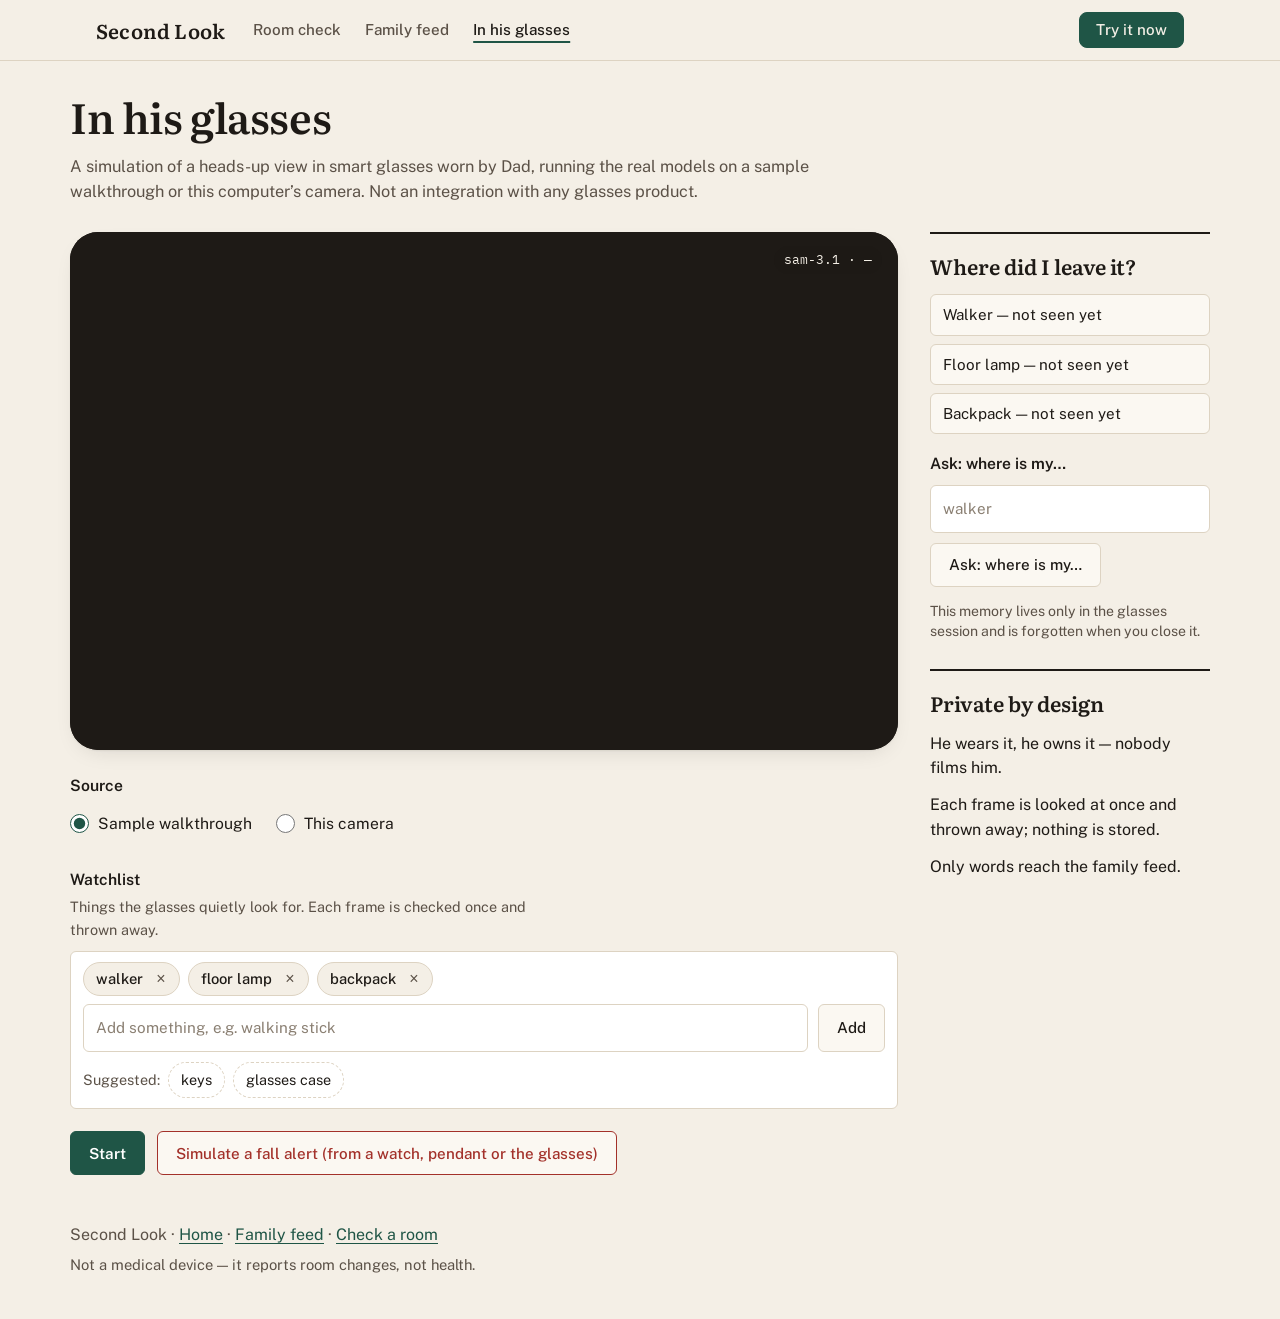
<file: web/glasses.html>
<!DOCTYPE html>
<html lang="en">
<head>
<meta charset="utf-8">
<meta name="viewport" content="width=device-width, initial-scale=1">
<title>In his glasses — Second Look</title>
<meta name="description" content="A simulation of a heads-up view in smart glasses worn by Dad, running the real models on a sample walkthrough or this computer's camera.">
<link rel="preconnect" href="https://fonts.googleapis.com">
<link rel="preconnect" href="https://fonts.gstatic.com" crossorigin>
<link href="https://fonts.googleapis.com/css2?family=IBM+Plex+Mono:wght@400;500&family=Literata:opsz,wght@7..72,400;7..72,600&family=Public+Sans:wght@400;500;600&display=swap" rel="stylesheet">
<link rel="stylesheet" href="/web/app.css">
<link rel="stylesheet" href="/web/glasses.css">
</head>
<body>

<header class="site-nav">
  <div class="site-nav__inner">
    <a class="site-nav__brand" href="/">Second Look</a>
    <nav class="site-nav__links" aria-label="Main">
      <a class="site-nav__link" href="/app">Room check</a>
      <a class="site-nav__link" href="/family">Family feed</a>
      <a class="site-nav__link" href="/glasses" aria-current="page">In his glasses</a>
    </nav>
    <div class="site-nav__actions">
      <a class="site-nav__cta" href="/app?sample=1">Try it now</a>
    </div>
  </div>
</header>

<main class="glasses-main">
  <h1 class="glasses-title">In his glasses</h1>
  <p class="glasses-banner">A simulation of a heads-up view in smart glasses worn by Dad, running the real models on a sample walkthrough or this computer&rsquo;s camera. Not an integration with any glasses product.</p>

  <div class="glasses-layout">
    <div class="glasses-primary">
      <section class="lens" id="lens" aria-label="Simulated glasses view">
        <video id="lensVideo" class="lens-video" src="/data/sample_after.mp4" loop muted playsinline preload="metadata" aria-label="Sample walkthrough video, or this computer&rsquo;s camera when selected"></video>
        <canvas id="hud" class="lens-hud" aria-hidden="true"></canvas>
        <p class="lens-badge mono" id="modelBadge" aria-hidden="true">sam-3.1 &middot; &mdash;</p>
        <p class="whisper" id="whisper" aria-live="polite"></p>

        <div class="fall-overlay" id="fallOverlay" hidden role="alertdialog" aria-modal="false" aria-labelledby="fallTitle" aria-describedby="fallCountdown">
          <div class="fall-inner" id="fallPrompt">
            <p class="fall-title" id="fallTitle">Are you OK, Dad?</p>
            <button type="button" class="btn btn-primary fall-btn" id="fallFineBtn">I&rsquo;m fine</button>
            <p class="fall-countdown" id="fallCountdown">If there&rsquo;s no answer, Priya will be told.</p>
          </div>
          <div class="fall-inner" id="fallOutcome" hidden>
            <p class="fall-title" id="fallOutcomeText">Glad you&rsquo;re OK.</p>
            <p class="fall-outcome-link" id="fallFeedWrap" hidden><a href="/family">See the family feed</a></p>
            <button type="button" class="btn fall-back-btn" id="fallBackBtn">Back to view</button>
          </div>
        </div>
      </section>

      <section class="lens-controls" aria-label="Glasses controls">
        <fieldset class="control-group">
          <legend class="field-label">Source</legend>
          <div class="radio-row">
            <label class="radio-choice">
              <input type="radio" name="glasses-source" id="sourceSample" value="sample" checked>
              <span>Sample walkthrough</span>
            </label>
            <label class="radio-choice">
              <input type="radio" name="glasses-source" id="sourceCamera" value="camera">
              <span>This camera</span>
            </label>
          </div>
        </fieldset>

        <div class="control-group">
          <label class="field-label" for="watchlistInput">Watchlist</label>
          <p class="field-help">Things the glasses quietly look for. Each frame is checked once and thrown away.</p>
          <div class="watchlist-box">
            <ul class="watchlist-chips" id="watchlistChips"></ul>
            <div class="watchlist-add">
              <input type="text" class="text-input watchlist-input" id="watchlistInput" placeholder="Add something, e.g. walking stick" autocomplete="off">
              <button type="button" class="btn" id="watchlistAddBtn">Add</button>
            </div>
            <div class="suggested-row">
              <span class="suggested-label" id="suggestedLabel">Suggested:</span>
              <div class="suggested-chips" role="group" aria-labelledby="suggestedLabel">
                <button type="button" class="suggested-chip" data-suggested="keys">keys</button>
                <button type="button" class="suggested-chip" data-suggested="glasses case">glasses case</button>
              </div>
            </div>
          </div>
        </div>

        <div class="control-actions">
          <button type="button" class="btn btn-primary" id="playBtn" aria-pressed="false">Start</button>
          <button type="button" class="btn btn-stop" id="fallBtn">Simulate a fall alert (from a watch, pendant or the glasses)</button>
        </div>
        <p class="glasses-status" id="glassesStatus" aria-live="polite"></p>
      </section>
    </div>

    <div class="glasses-side">
      <section class="memory-panel" aria-labelledby="memory-heading">
        <h2 id="memory-heading" class="memory-title">Where did I leave it?</h2>
        <ul class="memory-list" id="memoryList"></ul>
        <div class="memory-ask">
          <label class="field-label" for="askInput">Ask: where is my&hellip;</label>
          <div class="memory-ask-row">
            <input type="text" class="text-input memory-ask-input" id="askInput" placeholder="walker" autocomplete="off">
            <button type="button" class="btn" id="askBtn">Ask: where is my&hellip;</button>
          </div>
        </div>
      </section>
      <p class="memory-note">This memory lives only in the glasses session and is forgotten when you close it.</p>

      <aside class="privacy-panel" aria-labelledby="glasses-privacy-heading">
        <h2 id="glasses-privacy-heading" class="privacy-title">Private by design</h2>
        <p>He wears it, he owns it &mdash; nobody films him.</p>
        <p>Each frame is looked at once and thrown away; nothing is stored.</p>
        <p>Only words reach the family feed.</p>
      </aside>
    </div>
  </div>
</main>

<footer class="glasses-footer">
  <p>Second Look &middot; <a href="/">Home</a> &middot; <a href="/family">Family feed</a> &middot; <a href="/app">Check a room</a></p>
  <p class="glasses-footer-note">Not a medical device &mdash; it reports room changes, not health.</p>
</footer>

<script src="/web/glasses.js"></script>
</body>
</html>
</file>
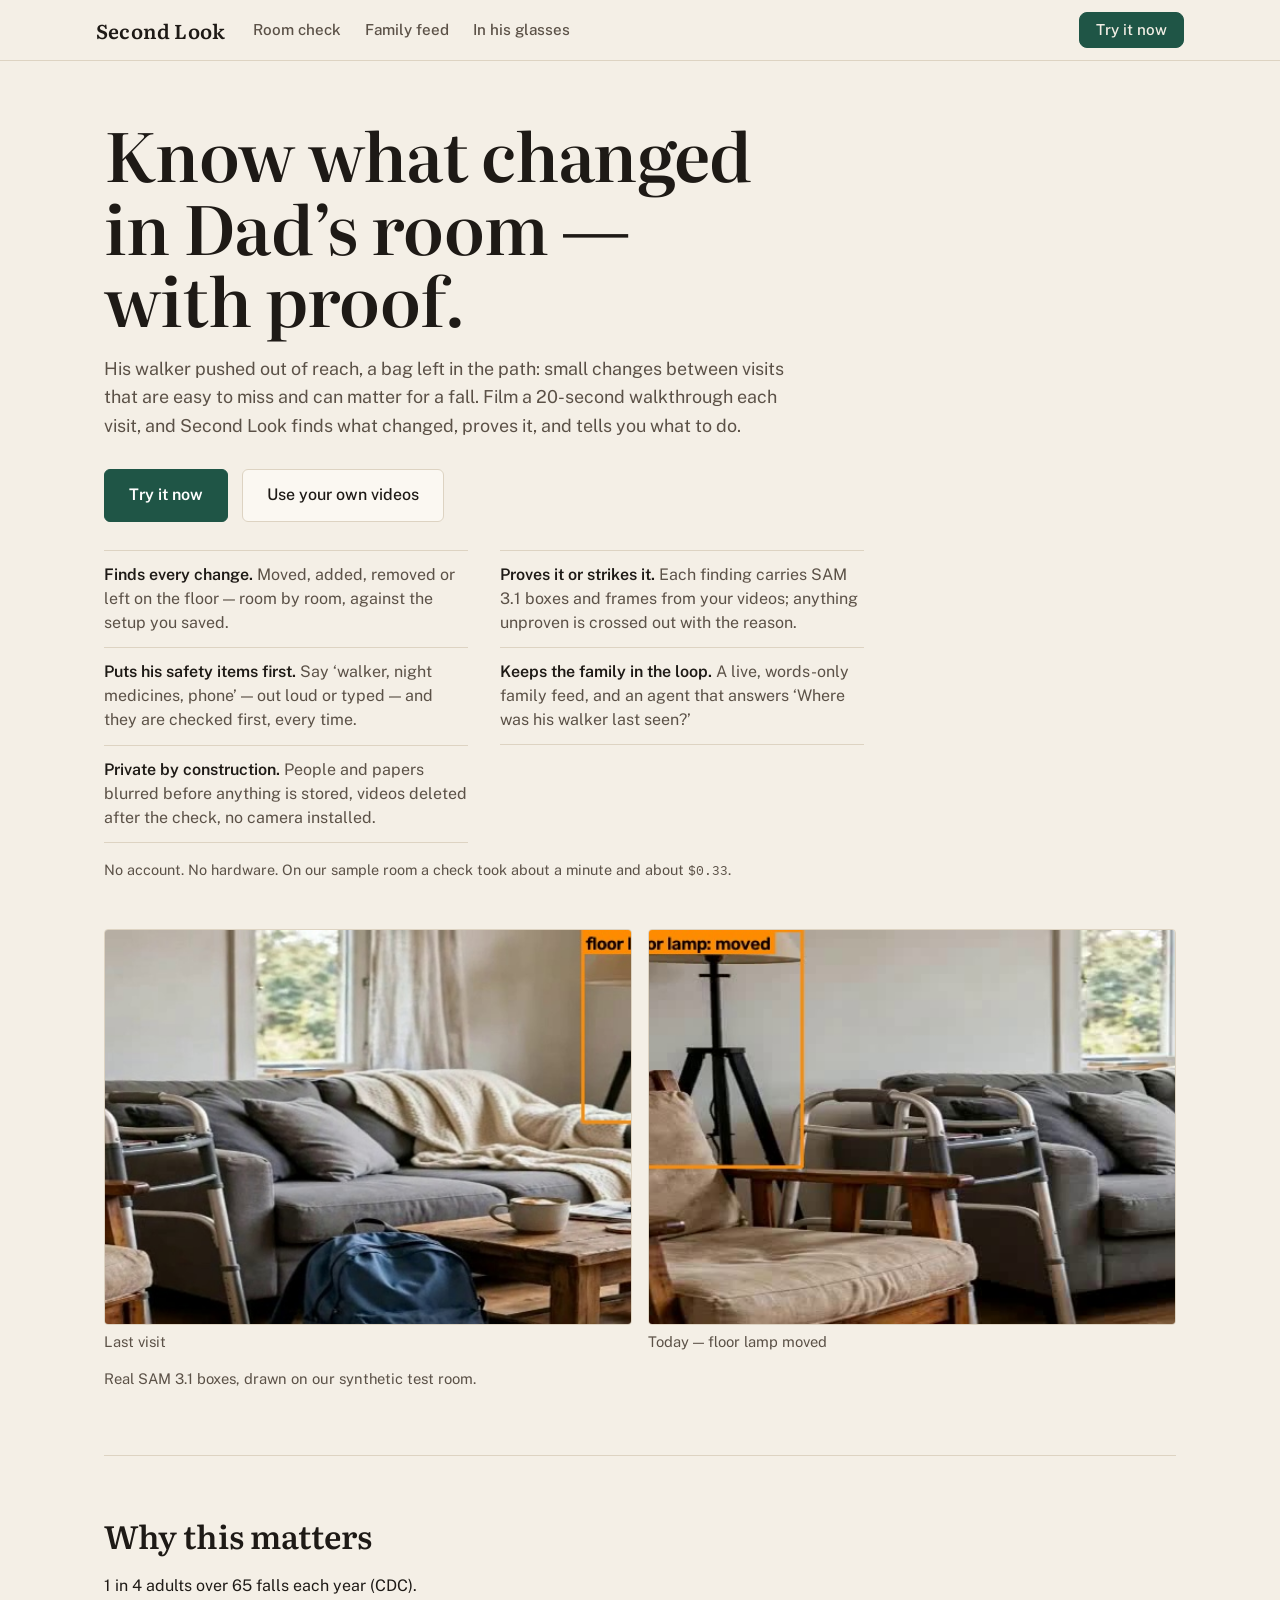
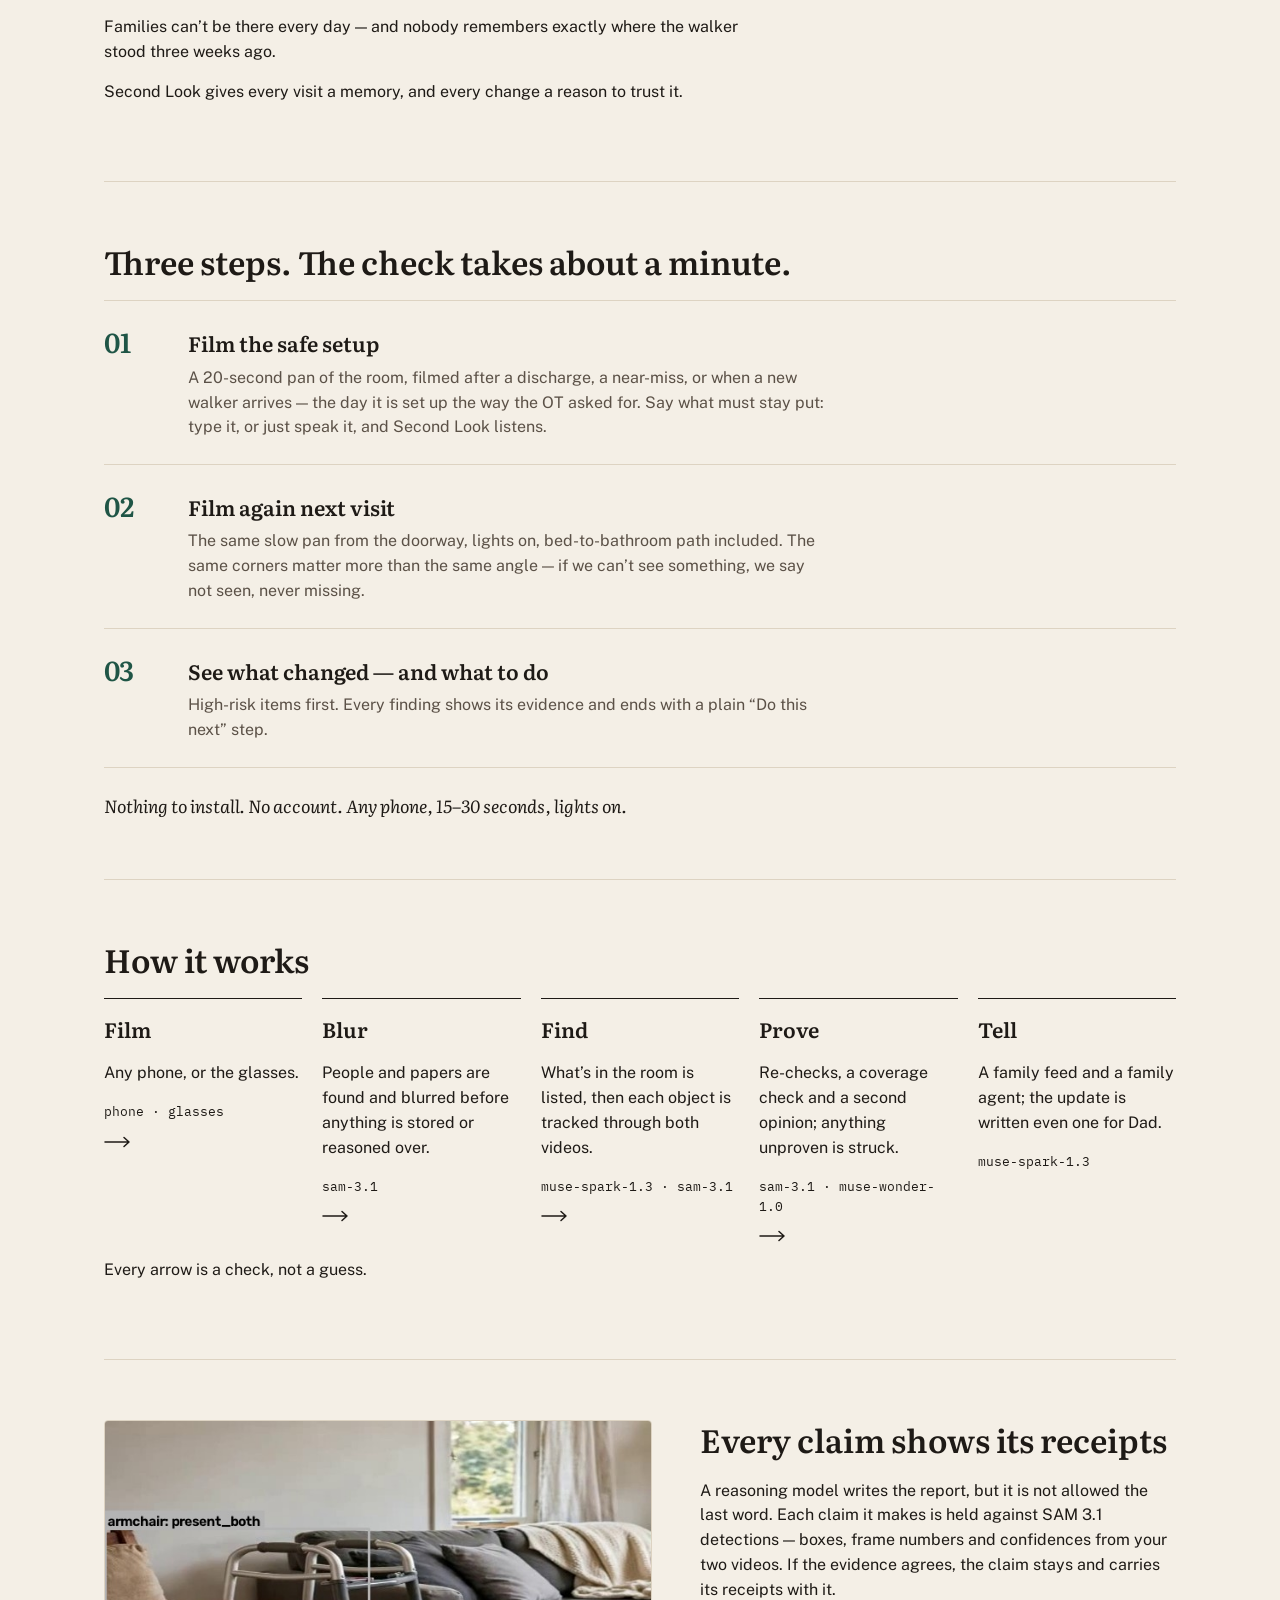
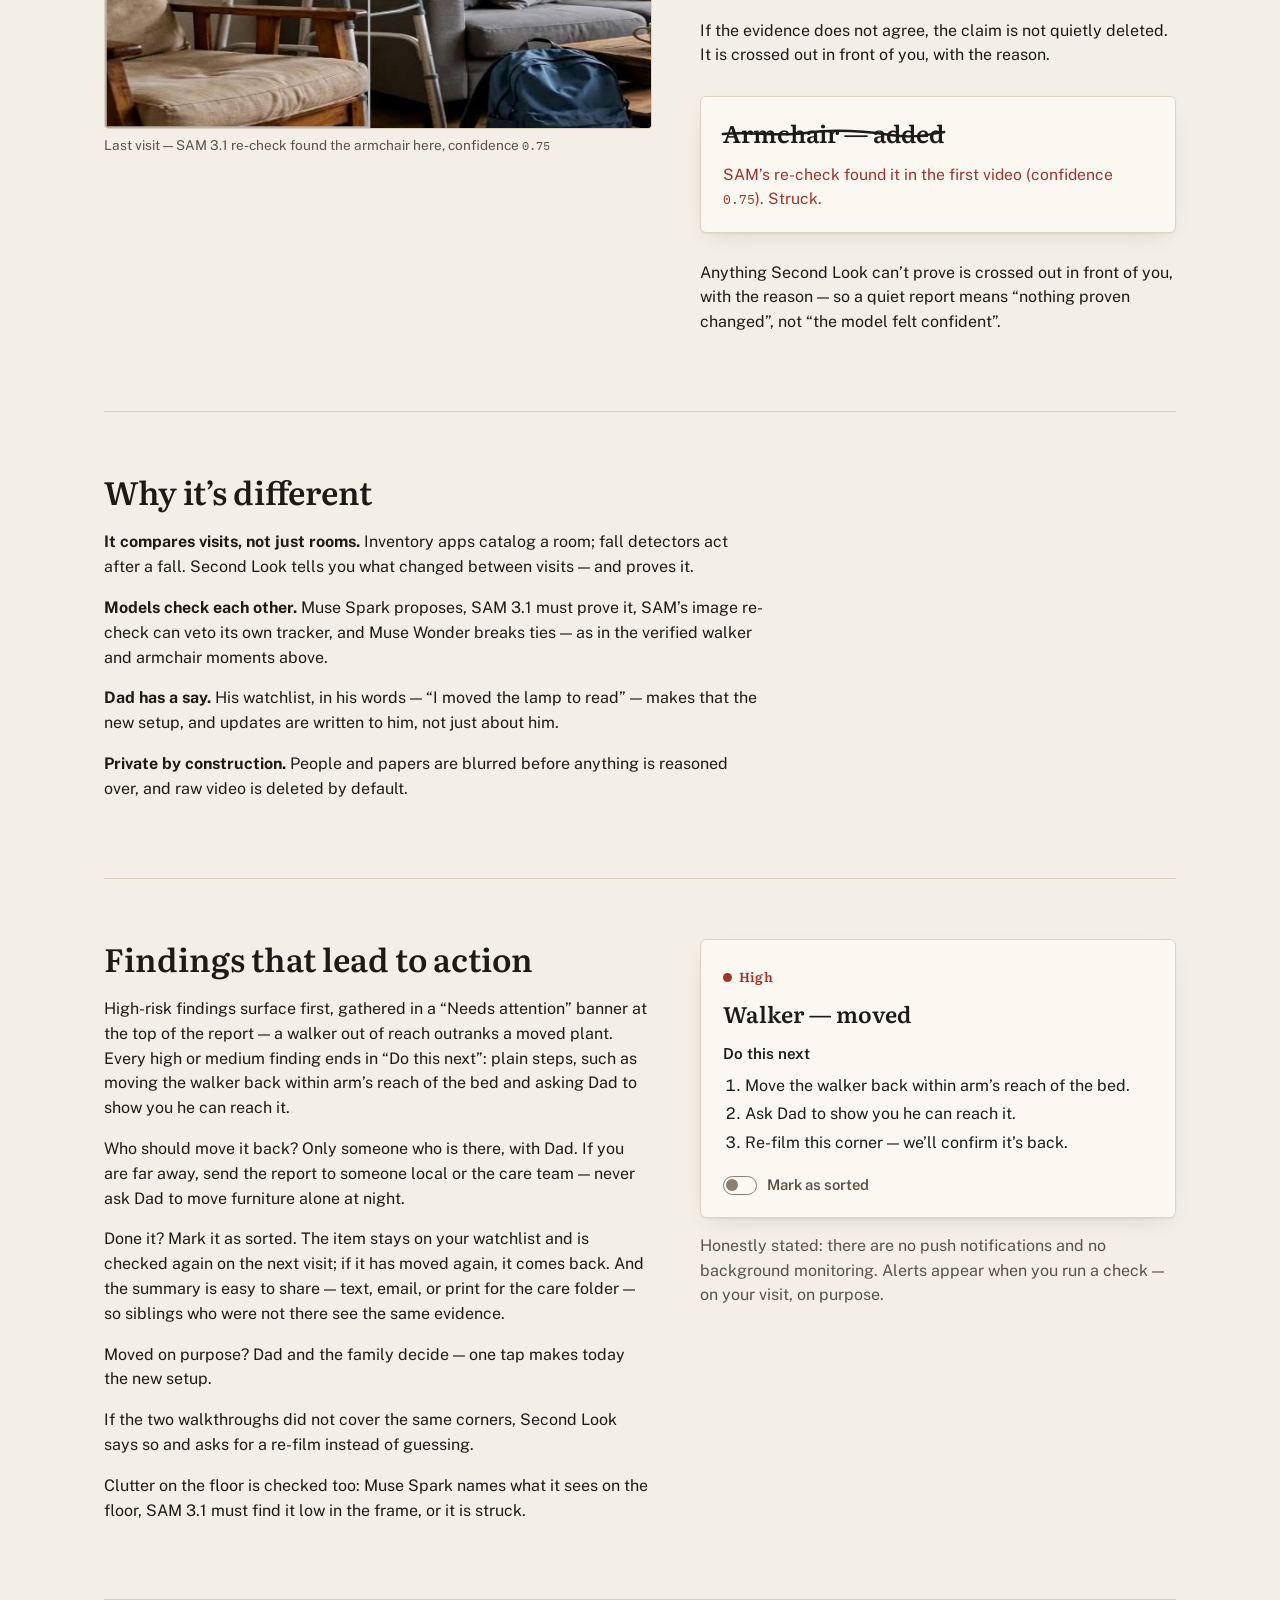
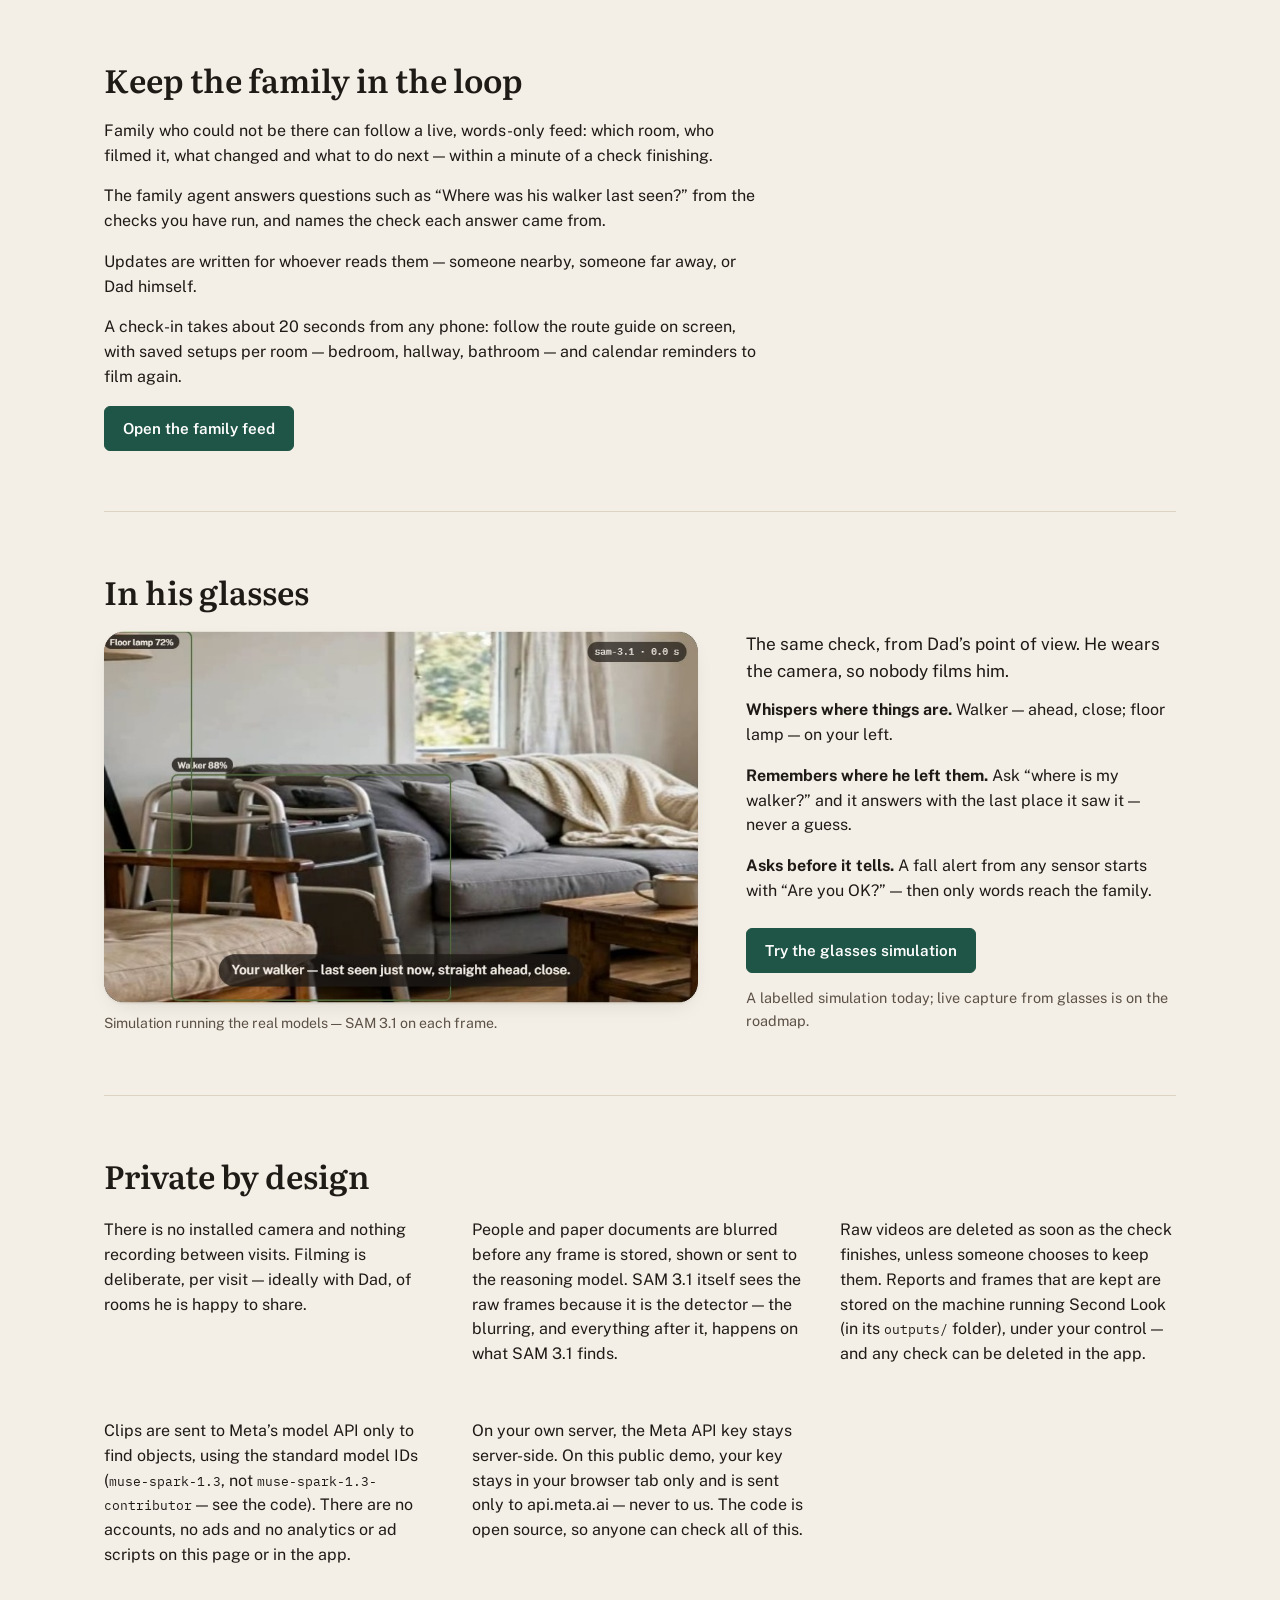
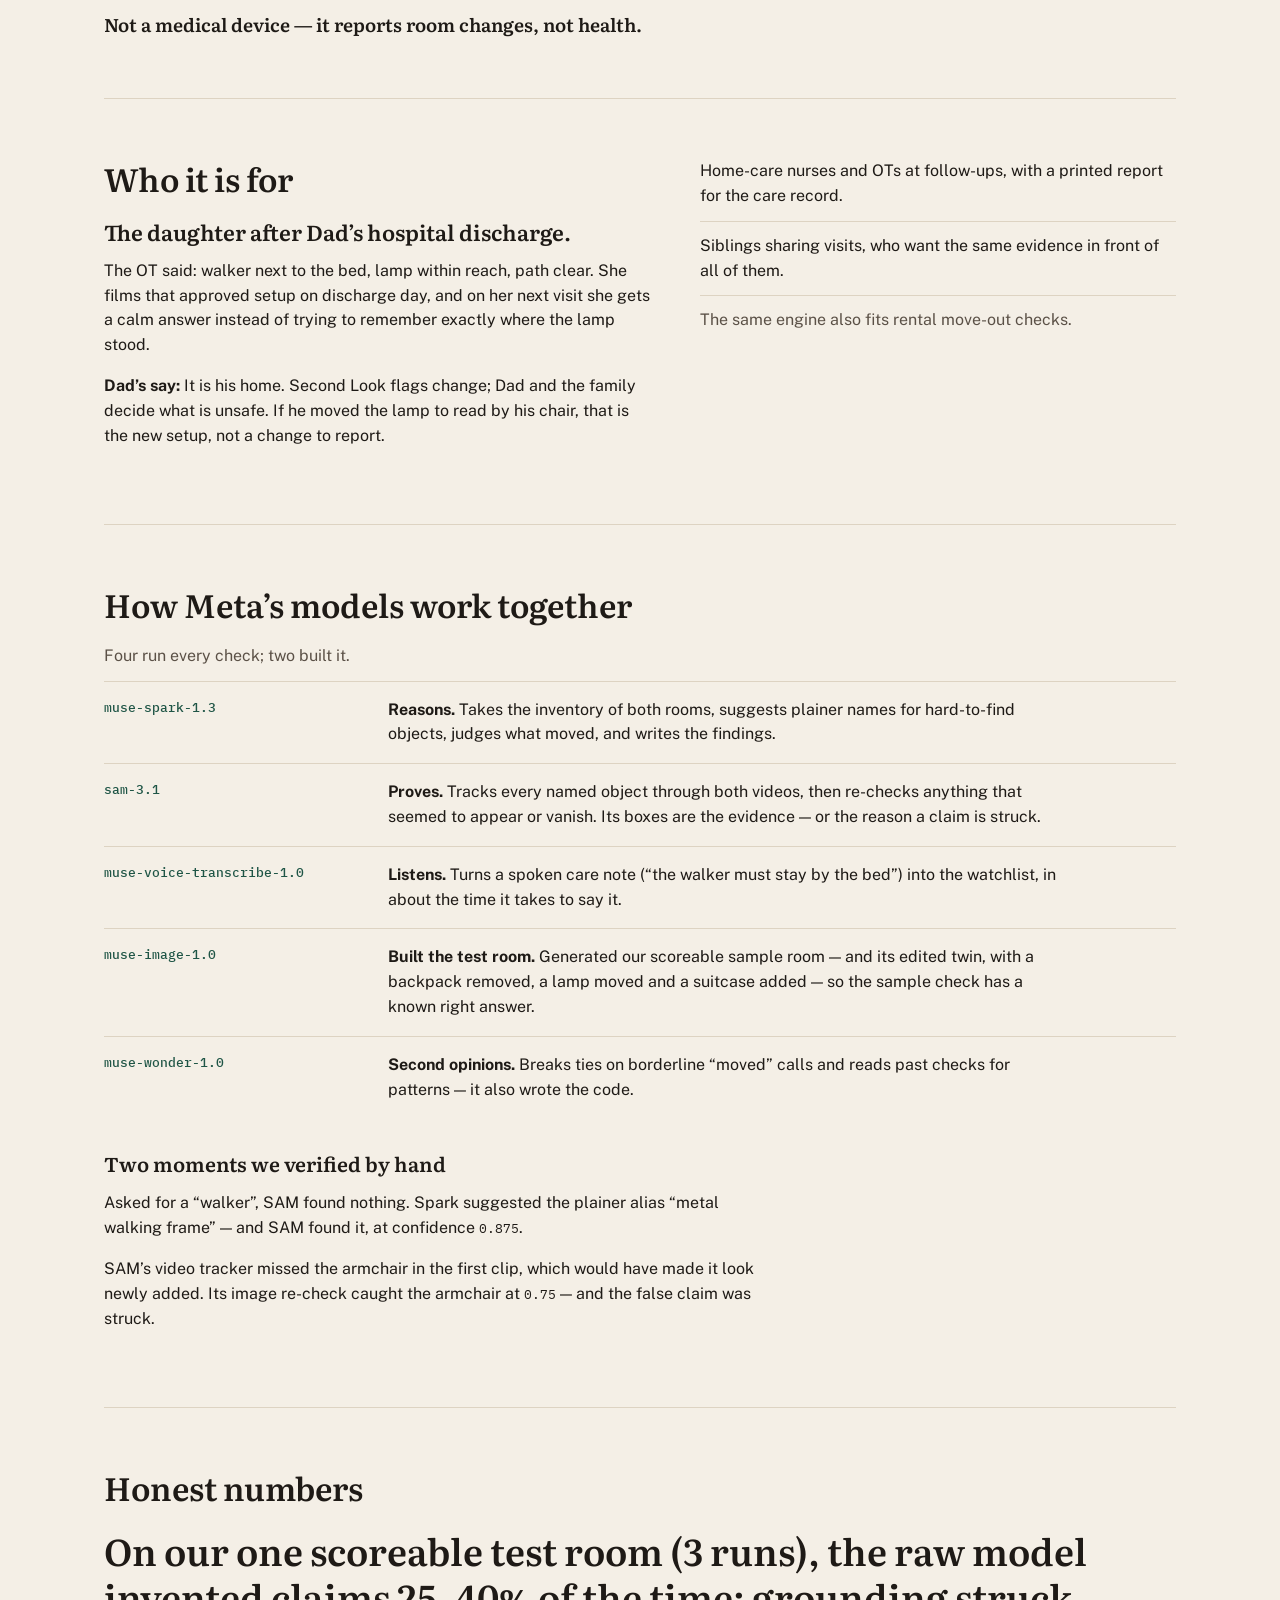
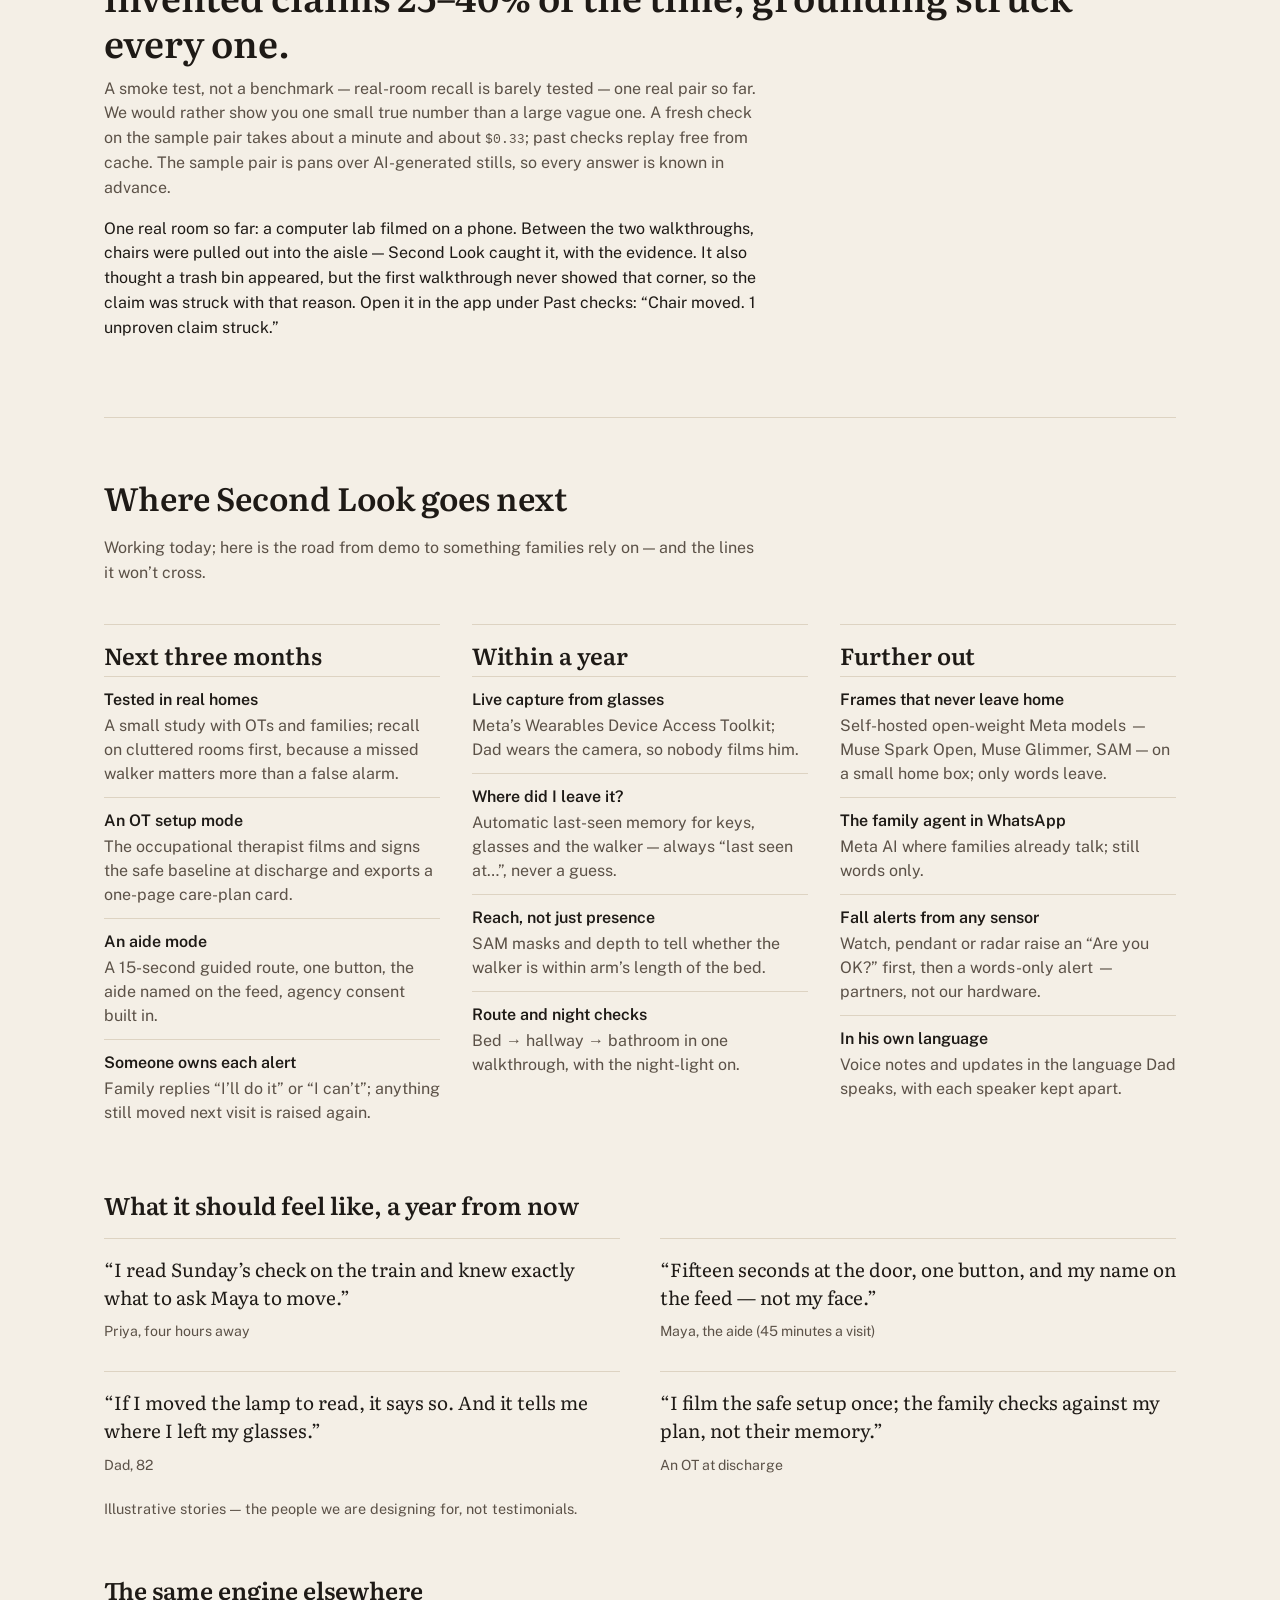
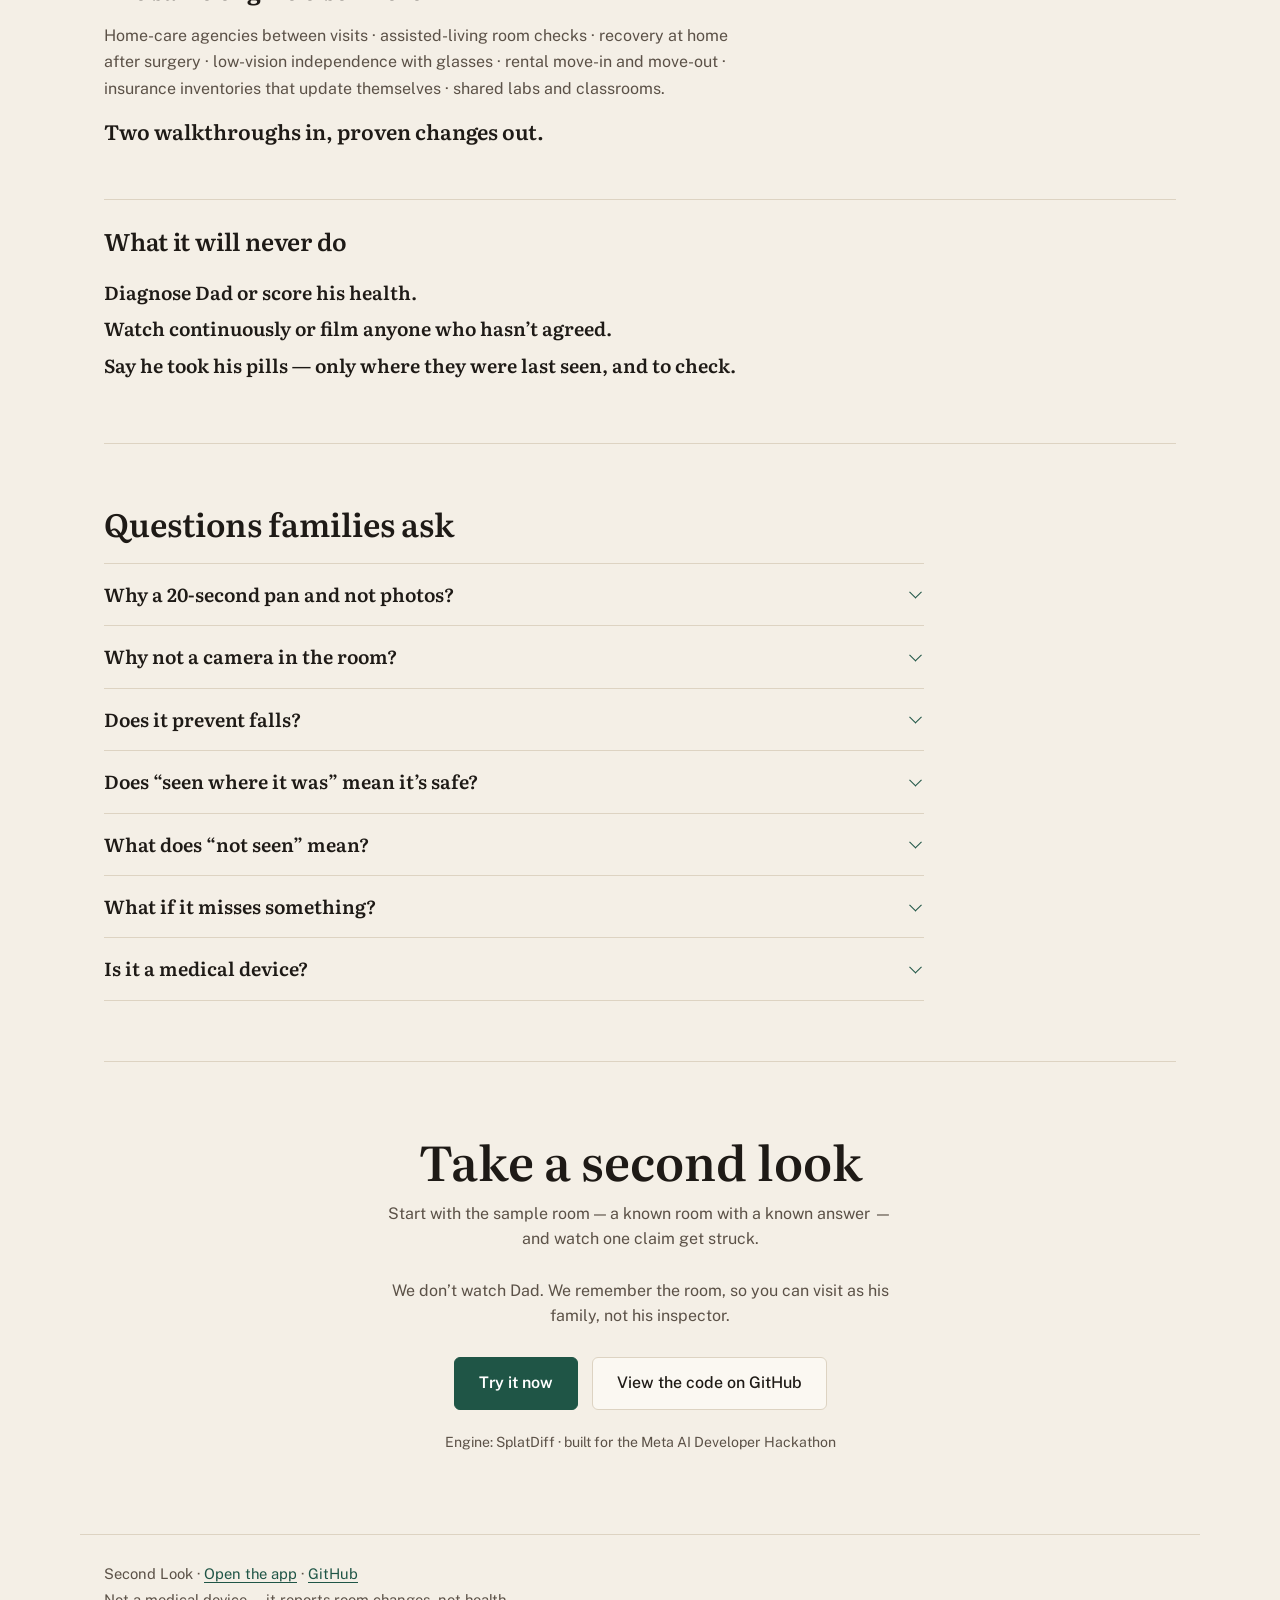
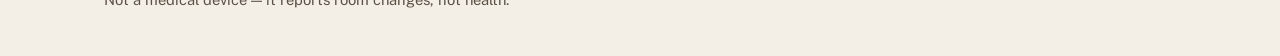
<file: web/home.html>
<!DOCTYPE html>
<html lang="en">
<head>
<meta charset="utf-8">
<meta name="viewport" content="width=device-width, initial-scale=1">
<title>Second Look — Know what changed in Dad's room, with proof</title>
<meta name="description" content="Film a parent's room on two visits. Second Look compares the walkthroughs with Meta's SAM 3.1 and Muse Spark — every finding with its evidence, or struck from the report.">
<link rel="preconnect" href="https://fonts.googleapis.com">
<link rel="preconnect" href="https://fonts.gstatic.com" crossorigin>
<link href="https://fonts.googleapis.com/css2?family=IBM+Plex+Mono:wght@400;500&family=Literata:opsz,wght@7..72,400;7..72,600&family=Public+Sans:wght@400;500;600&display=swap" rel="stylesheet">
<link rel="stylesheet" href="/web/app.css">
<link rel="stylesheet" href="/web/home.css">
<style>
.flow-list { list-style: none; margin: 0; padding: 0; display: flex; align-items: flex-start; gap: 1.25rem; }
.flow-item { flex: 1 1 0; border-top: 1.5px solid currentColor; padding-top: 0.75rem; position: relative; }
.flow-arrow { display: block; margin-top: 0.75rem; }
.flow-arrow svg { display: block; }
.next-list { list-style: none; margin: 0; padding: 0; columns: 2; column-gap: 2.5rem; }
.next-list li { break-inside: avoid; border-top: 1.5px solid currentColor; padding: 0.75rem 0; }
.where-list { list-style: none; margin: 0; padding: 0; }
.where-list li { border-top: 1.5px solid currentColor; padding: 0.6rem 0; }
.where-list li:last-child { border-bottom: 1.5px solid currentColor; }
@media (max-width: 700px) {
  .flow-list { flex-direction: column; gap: 1rem; }
  .flow-item { width: 100%; }
  .flow-arrow svg { transform: rotate(90deg); transform-origin: left center; }
  .next-list { columns: 1; }
}
</style>
</head>
<body>

<header class="site-nav">
  <div class="site-nav__inner">
    <a class="site-nav__brand" href="/">Second Look</a>
    <nav class="site-nav__links" aria-label="Main">
      <a class="site-nav__link" href="/app">Room check</a>
      <a class="site-nav__link" href="/family">Family feed</a>
      <a class="site-nav__link" href="/glasses">In his glasses</a>
    </nav>
    <div class="site-nav__actions">
      <a class="site-nav__cta" href="/app?sample=1">Try it now</a>
    </div>
  </div>
</header>

<main class="home-main">

  <!-- Hero -->
  <section class="hero" aria-labelledby="hero-heading">
    <div class="hero-text">
      <h1 id="hero-heading" class="hero-heading">Know what changed in Dad&rsquo;s room &mdash; with proof.</h1>
      <p class="hero-sub">His walker pushed out of reach, a bag left in the path: small changes between visits that are easy to miss and can matter for a fall. Film a 20-second walkthrough each visit, and Second Look finds what changed, proves it, and tells you what to do.</p>
      <div class="hero-actions">
        <a class="btn btn-primary btn-large" href="/app?sample=1">Try it now</a>
        <a class="btn btn-large" href="/app">Use your own videos</a>
      </div>
      <ul class="capability-list">
        <li><strong>Finds every change.</strong> Moved, added, removed or left on the floor &mdash; room by room, against the setup you saved.</li>
        <li><strong>Proves it or strikes it.</strong> Each finding carries SAM 3.1 boxes and frames from your videos; anything unproven is crossed out with the reason.</li>
        <li><strong>Puts his safety items first.</strong> Say &lsquo;walker, night medicines, phone&rsquo; &mdash; out loud or typed &mdash; and they are checked first, every time.</li>
        <li><strong>Keeps the family in the loop.</strong> A live, words-only family feed, and an agent that answers &lsquo;Where was his walker last seen?&rsquo;</li>
        <li><strong>Private by construction.</strong> People and papers blurred before anything is stored, videos deleted after the check, no camera installed.</li>
      </ul>
      <p class="hero-note">No account. No hardware. On our sample room a check took about a minute and about <span class="mono">$0.33</span>.</p>
    </div>

    <div class="hero-plates">
      <figure class="plate hero-plate">
        <img src="/web/assets/evidence_before_lamp.jpg" alt="Still from the first walkthrough of the test room, with a SAM 3.1 box drawn around the floor lamp in its original position beside the sofa">
        <figcaption>Last visit</figcaption>
      </figure>
      <figure class="plate hero-plate">
        <img src="/web/assets/evidence_after_lamp.jpg" alt="Still from the second walkthrough of the same room, with a SAM 3.1 box drawn around the floor lamp now standing beside the armchair">
        <figcaption>Today &mdash; floor lamp moved</figcaption>
      </figure>
    </div>
    <p class="hero-caption">Real SAM 3.1 boxes, drawn on our synthetic test room.</p>
  </section>

  <!-- Why this matters -->
  <section class="home-section" aria-labelledby="why-heading">
    <h2 id="why-heading" class="section-heading">Why this matters</h2>
    <p>1 in 4 adults over 65 falls each year (CDC).</p>
    <p>Families can&rsquo;t be there every day &mdash; and nobody remembers exactly where the walker stood three weeks ago.</p>
    <p>Second Look gives every visit a memory, and every change a reason to trust it.</p>
  </section>

  <!-- Three steps -->
  <section class="home-section" aria-labelledby="steps-heading">
    <h2 id="steps-heading" class="section-heading">Three steps. The check takes about a minute.</h2>
    <ol class="steps">
      <li class="step">
        <div class="step-body">
          <h3 class="step-title">Film the safe setup</h3>
          <p>A 20-second pan of the room, filmed after a discharge, a near-miss, or when a new walker arrives &mdash; the day it is set up the way the OT asked for. Say what must stay put: type it, or just speak it, and Second Look listens.</p>
        </div>
      </li>
      <li class="step">
        <div class="step-body">
          <h3 class="step-title">Film again next visit</h3>
          <p>The same slow pan from the doorway, lights on, bed-to-bathroom path included. The same corners matter more than the same angle &mdash; if we can&rsquo;t see something, we say not seen, never missing.</p>
        </div>
      </li>
      <li class="step">
        <div class="step-body">
          <h3 class="step-title">See what changed &mdash; and what to do</h3>
          <p>High-risk items first. Every finding shows its evidence and ends with a plain &ldquo;Do this next&rdquo; step.</p>
        </div>
      </li>
    </ol>
    <p class="steps-note">Nothing to install. No account. Any phone, 15&ndash;30 seconds, lights on.</p>
  </section>

  <!-- How it works -->
  <section class="home-section" aria-labelledby="how-heading">
    <h2 id="how-heading" class="section-heading">How it works</h2>
    <ol class="flow-list">
      <li class="flow-item">
        <h3 class="step-title">Film</h3>
        <p>Any phone, or the glasses.</p>
        <p class="mono">phone &middot; glasses</p>
        <span class="flow-arrow" aria-hidden="true"><svg width="28" height="12" viewBox="0 0 28 12" fill="none" focusable="false"><path d="M1 6 H25 M20 1.5 L25 6 L20 10.5" stroke="currentColor" stroke-width="1.5" stroke-linecap="round" stroke-linejoin="round"/></svg></span>
      </li>
      <li class="flow-item">
        <h3 class="step-title">Blur</h3>
        <p>People and papers are found and blurred before anything is stored or reasoned over.</p>
        <p class="mono">sam-3.1</p>
        <span class="flow-arrow" aria-hidden="true"><svg width="28" height="12" viewBox="0 0 28 12" fill="none" focusable="false"><path d="M1 6 H25 M20 1.5 L25 6 L20 10.5" stroke="currentColor" stroke-width="1.5" stroke-linecap="round" stroke-linejoin="round"/></svg></span>
      </li>
      <li class="flow-item">
        <h3 class="step-title">Find</h3>
        <p>What&rsquo;s in the room is listed, then each object is tracked through both videos.</p>
        <p class="mono">muse-spark-1.3 &middot; sam-3.1</p>
        <span class="flow-arrow" aria-hidden="true"><svg width="28" height="12" viewBox="0 0 28 12" fill="none" focusable="false"><path d="M1 6 H25 M20 1.5 L25 6 L20 10.5" stroke="currentColor" stroke-width="1.5" stroke-linecap="round" stroke-linejoin="round"/></svg></span>
      </li>
      <li class="flow-item">
        <h3 class="step-title">Prove</h3>
        <p>Re-checks, a coverage check and a second opinion; anything unproven is struck.</p>
        <p class="mono">sam-3.1 &middot; muse-wonder-1.0</p>
        <span class="flow-arrow" aria-hidden="true"><svg width="28" height="12" viewBox="0 0 28 12" fill="none" focusable="false"><path d="M1 6 H25 M20 1.5 L25 6 L20 10.5" stroke="currentColor" stroke-width="1.5" stroke-linecap="round" stroke-linejoin="round"/></svg></span>
      </li>
      <li class="flow-item">
        <h3 class="step-title">Tell</h3>
        <p>A family feed and a family agent; the update is written even one for Dad.</p>
        <p class="mono">muse-spark-1.3</p>
      </li>
    </ol>
    <p>Every arrow is a check, not a guess.</p>
  </section>

  <!-- Receipts -->
  <section class="home-section" aria-labelledby="receipts-heading">
    <div class="two-col two-col-flip">
      <figure class="plate">
        <img src="/web/assets/struck_armchair_before.jpg" alt="Still from the first walkthrough with a SAM 3.1 box around the armchair — the re-check evidence that struck the false 'armchair added' claim">
        <figcaption>Last visit &mdash; SAM 3.1 re-check found the armchair here, confidence <span class="mono">0.75</span></figcaption>
      </figure>
      <div>
        <h2 id="receipts-heading" class="section-heading">Every claim shows its receipts</h2>
        <p>A reasoning model writes the report, but it is not allowed the last word. Each claim it makes is held against SAM 3.1 detections &mdash; boxes, frame numbers and confidences from your two videos. If the evidence agrees, the claim stays and carries its receipts with it.</p>
        <p>If the evidence does not agree, the claim is not quietly deleted. It is crossed out in front of you, with the reason.</p>
        <div class="strike-demo">
          <p class="strike-line ink-strike">
            <span class="strike-text">Armchair &mdash; added</span>
            <svg class="strike-svg home-strike-svg" viewBox="0 0 300 14" preserveAspectRatio="none" aria-hidden="true" focusable="false"><path class="home-strike-path" d="M2 8 C 40 5, 75 11, 112 7 S 190 5, 226 9 S 282 7, 298 6" pathLength="420"/></svg>
          </p>
          <p class="strike-reason">SAM&rsquo;s re-check found it in the first video (confidence <span class="mono">0.75</span>). Struck.</p>
        </div>
        <p>Anything Second Look can&rsquo;t prove is crossed out in front of you, with the reason &mdash; so a quiet report means &ldquo;nothing proven changed&rdquo;, not &ldquo;the model felt confident&rdquo;.</p>
      </div>
    </div>
  </section>

  <!-- Why it's different -->
  <section class="home-section" aria-labelledby="different-heading">
    <h2 id="different-heading" class="section-heading">Why it&rsquo;s different</h2>
    <p><strong>It compares visits, not just rooms.</strong> Inventory apps catalog a room; fall detectors act after a fall. Second Look tells you what changed between visits &mdash; and proves it.</p>
    <p><strong>Models check each other.</strong> Muse Spark proposes, SAM 3.1 must prove it, SAM&rsquo;s image re-check can veto its own tracker, and Muse Wonder breaks ties &mdash; as in the verified walker and armchair moments above.</p>
    <p><strong>Dad has a say.</strong> His watchlist, in his words &mdash; &ldquo;I moved the lamp to read&rdquo; &mdash; makes that the new setup, and updates are written to him, not just about him.</p>
    <p><strong>Private by construction.</strong> People and papers are blurred before anything is reasoned over, and raw video is deleted by default.</p>
  </section>

  <!-- Findings that lead to action -->
  <section class="home-section" aria-labelledby="alerts-heading">
    <div class="two-col">
      <div>
        <h2 id="alerts-heading" class="section-heading">Findings that lead to action</h2>
        <p>High-risk findings surface first, gathered in a &ldquo;Needs attention&rdquo; banner at the top of the report &mdash; a walker out of reach outranks a moved plant. Every high or medium finding ends in &ldquo;Do this next&rdquo;: plain steps, such as moving the walker back within arm&rsquo;s reach of the bed and asking Dad to show you he can reach it.</p>
        <p>Who should move it back? Only someone who is there, with Dad. If you are far away, send the report to someone local or the care team &mdash; never ask Dad to move furniture alone at night.</p>
        <p>Done it? Mark it as sorted. The item stays on your watchlist and is checked again on the next visit; if it has moved again, it comes back. And the summary is easy to share &mdash; text, email, or print for the care folder &mdash; so siblings who were not there see the same evidence.</p>
        <p>Moved on purpose? Dad and the family decide &mdash; one tap makes today the new setup.</p>
        <p>If the two walkthroughs did not cover the same corners, Second Look says so and asks for a re-film instead of guessing.</p>
        <p>Clutter on the floor is checked too: Muse Spark names what it sees on the floor, SAM 3.1 must find it low in the frame, or it is struck.</p>
      </div>
      <div class="section-aside">
        <div class="attention-sample" role="img" aria-label="Example of the report's Needs attention banner: a high-risk finding that the walker moved, followed by Do this next steps and a Mark as sorted toggle">
          <p class="attention-title"><span class="risk-tag risk-high"><span class="risk-dot" aria-hidden="true"></span>High</span></p>
          <p class="attention-finding">Walker &mdash; moved</p>
          <p class="attention-label">Do this next</p>
          <ol class="attention-steps">
            <li>Move the walker back within arm&rsquo;s reach of the bed.</li>
            <li>Ask Dad to show you he can reach it.</li>
            <li>Re-film this corner &mdash; we&rsquo;ll confirm it&rsquo;s back.</li>
          </ol>
          <p class="attention-toggle"><span class="toggle-pill" aria-hidden="true"></span> Mark as sorted</p>
        </div>
        <p class="aside-note">Honestly stated: there are no push notifications and no background monitoring. Alerts appear when you run a check &mdash; on your visit, on purpose.</p>
      </div>
    </div>
  </section>

  <!-- Keep the family in the loop -->
  <section class="home-section" aria-labelledby="family-heading">
    <h2 id="family-heading" class="section-heading">Keep the family in the loop</h2>
    <p>Family who could not be there can follow a live, words-only feed: which room, who filmed it, what changed and what to do next &mdash; within a minute of a check finishing.</p>
    <p>The family agent answers questions such as &ldquo;Where was his walker last seen?&rdquo; from the checks you have run, and names the check each answer came from.</p>
    <p>Updates are written for whoever reads them &mdash; someone nearby, someone far away, or Dad himself.</p>
    <p>A check-in takes about 20 seconds from any phone: follow the route guide on screen, with saved setups per room &mdash; bedroom, hallway, bathroom &mdash; and calendar reminders to film again.</p>
    <div class="hero-actions">
      <a class="btn btn-primary" href="/family">Open the family feed</a>
    </div>
  </section>

  <!-- In his glasses -->
  <section class="home-section" aria-labelledby="glasses-heading">
    <h2 id="glasses-heading" class="section-heading">In his glasses</h2>
    <div class="glasses-layout">
      <figure class="glasses-figure">
        <img src="/web/assets/glasses_hud.jpg" alt="Glasses view: SAM 3.1 boxes on the walker and floor lamp, with the whisper Your walker &mdash; last seen just now, straight ahead, close.">
        <figcaption class="glasses-caption">Simulation running the real models &mdash; SAM 3.1 on each frame.</figcaption>
      </figure>
      <div class="glasses-text">
        <p class="glasses-lead">The same check, from Dad&rsquo;s point of view. He wears the camera, so nobody films him.</p>
        <p><strong>Whispers where things are.</strong> Walker &mdash; ahead, close; floor lamp &mdash; on your left.</p>
        <p><strong>Remembers where he left them.</strong> Ask &ldquo;where is my walker?&rdquo; and it answers with the last place it saw it &mdash; never a guess.</p>
        <p><strong>Asks before it tells.</strong> A fall alert from any sensor starts with &ldquo;Are you OK?&rdquo; &mdash; then only words reach the family.</p>
        <div class="hero-actions glasses-actions">
          <a class="btn btn-primary" href="/glasses">Try the glasses simulation</a>
        </div>
        <p class="glasses-note">A labelled simulation today; live capture from glasses is on the roadmap.</p>
      </div>
    </div>
  </section>

  <!-- Private by design -->
  <section class="home-section" aria-labelledby="privacy-heading">
    <h2 id="privacy-heading" class="section-heading">Private by design</h2>
    <div class="privacy-grid">
      <p>There is no installed camera and nothing recording between visits. Filming is deliberate, per visit &mdash; ideally with Dad, of rooms he is happy to share.</p>
      <p>People and paper documents are blurred before any frame is stored, shown or sent to the reasoning model. SAM 3.1 itself sees the raw frames because it is the detector &mdash; the blurring, and everything after it, happens on what SAM 3.1 finds.</p>
      <p>Raw videos are deleted as soon as the check finishes, unless someone chooses to keep them. Reports and frames that are kept are stored on the machine running Second Look (in its <span class="mono">outputs/</span> folder), under your control &mdash; and any check can be deleted in the app.</p>
      <p>Clips are sent to Meta&rsquo;s model API only to find objects, using the standard model IDs (<span class="mono">muse-spark-1.3</span>, not <span class="mono">muse-spark-1.3-contributor</span> &mdash; see the code). There are no accounts, no ads and no analytics or ad scripts on this page or in the app.</p>
      <p>On your own server, the Meta API key stays server-side. On this public demo, your key stays in your browser tab only and is sent only to api.meta.ai &mdash; never to us. The code is open source, so anyone can check all of this.</p>
    </div>
    <p class="device-note">Not a medical device &mdash; it reports room changes, not health.</p>
  </section>

  <!-- Who it is for -->
  <section class="home-section" aria-labelledby="who-heading">
    <div class="two-col">
      <div>
        <h2 id="who-heading" class="section-heading">Who it is for</h2>
        <p class="lead-line">The daughter after Dad&rsquo;s hospital discharge.</p>
        <p>The OT said: walker next to the bed, lamp within reach, path clear. She films that approved setup on discharge day, and on her next visit she gets a calm answer instead of trying to remember exactly where the lamp stood.</p>
        <p><strong>Dad&rsquo;s say:</strong> It is his home. Second Look flags change; Dad and the family decide what is unsafe. If he moved the lamp to read by his chair, that is the new setup, not a change to report.</p>
      </div>
      <div class="section-aside aside-list">
        <p>Home-care nurses and OTs at follow-ups, with a printed report for the care record.</p>
        <p>Siblings sharing visits, who want the same evidence in front of all of them.</p>
        <p class="aside-note">The same engine also fits rental move-out checks.</p>
      </div>
    </div>
  </section>

  <!-- How Meta's models work together -->
  <section class="home-section" aria-labelledby="models-heading">
    <h2 id="models-heading" class="section-heading">How Meta&rsquo;s models work together</h2>
    <p class="section-intro">Four run every check; two built it.</p>
    <dl class="model-rows">
      <div class="model-row">
        <dt class="mono">muse-spark-1.3</dt>
        <dd><strong>Reasons.</strong> Takes the inventory of both rooms, suggests plainer names for hard-to-find objects, judges what moved, and writes the findings.</dd>
      </div>
      <div class="model-row">
        <dt class="mono">sam-3.1</dt>
        <dd><strong>Proves.</strong> Tracks every named object through both videos, then re-checks anything that seemed to appear or vanish. Its boxes are the evidence &mdash; or the reason a claim is struck.</dd>
      </div>
      <div class="model-row">
        <dt class="mono">muse-voice-transcribe-1.0</dt>
        <dd><strong>Listens.</strong> Turns a spoken care note (&ldquo;the walker must stay by the bed&rdquo;) into the watchlist, in about the time it takes to say it.</dd>
      </div>
      <div class="model-row">
        <dt class="mono">muse-image-1.0</dt>
        <dd><strong>Built the test room.</strong> Generated our scoreable sample room &mdash; and its edited twin, with a backpack removed, a lamp moved and a suitcase added &mdash; so the sample check has a known right answer.</dd>
      </div>
      <div class="model-row">
        <dt class="mono">muse-wonder-1.0</dt>
        <dd><strong>Second opinions.</strong> Breaks ties on borderline &ldquo;moved&rdquo; calls and reads past checks for patterns &mdash; it also wrote the code.</dd>
      </div>
    </dl>
    <div class="verified">
      <p class="verified-title">Two moments we verified by hand</p>
      <p>Asked for a &ldquo;walker&rdquo;, SAM found nothing. Spark suggested the plainer alias &ldquo;metal walking frame&rdquo; &mdash; and SAM found it, at confidence <span class="mono">0.875</span>.</p>
      <p>SAM&rsquo;s video tracker missed the armchair in the first clip, which would have made it look newly added. Its image re-check caught the armchair at <span class="mono">0.75</span> &mdash; and the false claim was struck.</p>
    </div>
  </section>

  <!-- Honest numbers -->
  <section class="home-section" aria-labelledby="numbers-heading">
    <h2 id="numbers-heading" class="section-heading">Honest numbers</h2>
    <p class="big-line numbers-line">On our one scoreable test room (3 runs), the raw model invented claims 25&ndash;40% of the time; grounding struck every one.</p>
    <p class="numbers-note">A smoke test, not a benchmark &mdash; real-room recall is barely tested — one real pair so far. We would rather show you one small true number than a large vague one. A fresh check on the sample pair takes about a minute and about <span class="mono">$0.33</span>; past checks replay free from cache. The sample pair is pans over AI-generated stills, so every answer is known in advance.</p><p>One real room so far: a computer lab filmed on a phone. Between the two walkthroughs, chairs were pulled out into the aisle — Second Look caught it, with the evidence. It also thought a trash bin appeared, but the first walkthrough never showed that corner, so the claim was struck with that reason. Open it in the app under Past checks: “Chair moved. 1 unproven claim struck.”</p>
  </section>

  <!-- Where Second Look goes next -->
  <section class="home-section future-section" aria-labelledby="future-heading">
    <h2 id="future-heading" class="section-heading">Where Second Look goes next</h2>
    <p class="future-intro">Working today; here is the road from demo to something families rely on &mdash; and the lines it won&rsquo;t cross.</p>

    <div class="horizons">
      <div class="horizon">
        <h3 class="horizon-label">Next three months</h3>
        <ul class="horizon-list">
          <li><strong>Tested in real homes</strong>A small study with OTs and families; recall on cluttered rooms first, because a missed walker matters more than a false alarm.</li>
          <li><strong>An OT setup mode</strong>The occupational therapist films and signs the safe baseline at discharge and exports a one-page care-plan card.</li>
          <li><strong>An aide mode</strong>A 15-second guided route, one button, the aide named on the feed, agency consent built in.</li>
          <li><strong>Someone owns each alert</strong>Family replies &ldquo;I&rsquo;ll do it&rdquo; or &ldquo;I can&rsquo;t&rdquo;; anything still moved next visit is raised again.</li>
        </ul>
      </div>
      <div class="horizon">
        <h3 class="horizon-label">Within a year</h3>
        <ul class="horizon-list">
          <li><strong>Live capture from glasses</strong>Meta&rsquo;s Wearables Device Access Toolkit; Dad wears the camera, so nobody films him.</li>
          <li><strong>Where did I leave it?</strong>Automatic last-seen memory for keys, glasses and the walker &mdash; always &ldquo;last seen at&hellip;&rdquo;, never a guess.</li>
          <li><strong>Reach, not just presence</strong>SAM masks and depth to tell whether the walker is within arm&rsquo;s length of the bed.</li>
          <li><strong>Route and night checks</strong>Bed &rarr; hallway &rarr; bathroom in one walkthrough, with the night-light on.</li>
        </ul>
      </div>
      <div class="horizon">
        <h3 class="horizon-label">Further out</h3>
        <ul class="horizon-list">
          <li><strong>Frames that never leave home</strong>Self-hosted open-weight Meta models &mdash; Muse Spark Open, Muse Glimmer, SAM &mdash; on a small home box; only words leave.</li>
          <li><strong>The family agent in WhatsApp</strong>Meta AI where families already talk; still words only.</li>
          <li><strong>Fall alerts from any sensor</strong>Watch, pendant or radar raise an &ldquo;Are you OK?&rdquo; first, then a words-only alert &mdash; partners, not our hardware.</li>
          <li><strong>In his own language</strong>Voice notes and updates in the language Dad speaks, with each speaker kept apart.</li>
        </ul>
      </div>
    </div>

    <div class="future-block">
      <h3 class="future-subheading">What it should feel like, a year from now</h3>
      <div class="stories">
        <figure class="story">
          <blockquote>&ldquo;I read Sunday&rsquo;s check on the train and knew exactly what to ask Maya to move.&rdquo;</blockquote>
          <figcaption>Priya, four hours away</figcaption>
        </figure>
        <figure class="story">
          <blockquote>&ldquo;Fifteen seconds at the door, one button, and my name on the feed &mdash; not my face.&rdquo;</blockquote>
          <figcaption>Maya, the aide (45 minutes a visit)</figcaption>
        </figure>
        <figure class="story">
          <blockquote>&ldquo;If I moved the lamp to read, it says so. And it tells me where I left my glasses.&rdquo;</blockquote>
          <figcaption>Dad, 82</figcaption>
        </figure>
        <figure class="story">
          <blockquote>&ldquo;I film the safe setup once; the family checks against my plan, not their memory.&rdquo;</blockquote>
          <figcaption>An OT at discharge</figcaption>
        </figure>
      </div>
      <p class="stories-note">Illustrative stories &mdash; the people we are designing for, not testimonials.</p>
    </div>

    <div class="future-block">
      <h3 class="future-subheading">The same engine elsewhere</h3>
      <p class="elsewhere-line">Home-care agencies between visits &middot; assisted-living room checks &middot; recovery at home after surgery &middot; low-vision independence with glasses &middot; rental move-in and move-out &middot; insurance inventories that update themselves &middot; shared labs and classrooms.</p>
      <p class="future-coda">Two walkthroughs in, proven changes out.</p>
    </div>

    <div class="future-block never">
      <h3 class="future-subheading">What it will never do</h3>
      <ul class="never-list">
        <li>Diagnose Dad or score his health.</li>
        <li>Watch continuously or film anyone who hasn&rsquo;t agreed.</li>
        <li>Say he took his pills &mdash; only where they were last seen, and to check.</li>
      </ul>
    </div>
  </section>

  <!-- FAQ -->
  <section class="home-section" aria-labelledby="faq-heading">
    <h2 id="faq-heading" class="section-heading">Questions families ask</h2>
    <div class="faq">
      <details>
        <summary>Why a 20-second pan and not photos?</summary>
        <p>A short pan gives SAM 3.1 many frames of each object from slightly different angles, so a chair half-hidden in one still can still be tracked across the clip. It also matches what you already do on a visit &mdash; one slow look around the room &mdash; instead of asking you to photograph every corner.</p>
      </details>
      <details>
        <summary>Why not a camera in the room?</summary>
        <p>Because Dad lives there. An installed camera records between visits, whether or not anything is wrong; a phone pan happens on a visit, on purpose, ideally with him in the conversation. Deliberate filming also means consent is fresh every time, room by room.</p>
      </details>
      <details>
        <summary>Does it prevent falls?</summary>
        <p>No. Falls also come from strength, balance, medication and vision; a professional home-safety assessment stays the gold standard; and Second Look does not claim to reduce falls.</p>
      </details>
      <details>
        <summary>Does &ldquo;seen where it was&rdquo; mean it&rsquo;s safe?</summary>
        <p>No &mdash; presence isn&rsquo;t reachability. Second Look can report that the walker is still beside the bed; it cannot tell whether Dad can reach it from lying down, whether the wheels are locked, or whether the path to it is clear at 2 a.m. That judgement stays with you and his OT.</p>
      </details>
      <details>
        <summary>What does &ldquo;not seen&rdquo; mean?</summary>
        <p>It means we couldn&rsquo;t confirm the item in this video &mdash; it may be out of frame, hidden behind furniture, or the light may have beaten us. It does not mean missing. Check in person before you worry.</p>
      </details>
      <details>
        <summary>What if it misses something?</summary>
        <p>That is the failure we worry about most: a struck false claim is harmless, but a silently missed &ldquo;walker moved&rdquo; is not. Recall on real, cluttered rooms is still untested, so treat Second Look as a supplement to your own look around &mdash; never a replacement for an OT home-safety check.</p>
      </details>
      <details>
        <summary>Is it a medical device?</summary>
        <p>No. Second Look reports room changes; it does not assess a person&rsquo;s health, diagnose anything, or replace a professional safety assessment.</p>
      </details>
    </div>
  </section>

  <!-- Final CTA -->
  <section class="final-cta" aria-labelledby="final-heading">
    <h2 id="final-heading" class="final-heading">Take a second look</h2>
    <p class="final-sub">Start with the sample room &mdash; a known room with a known answer &mdash; and watch one claim get struck.</p>
    <p class="final-sub">We don&rsquo;t watch Dad. We remember the room, so you can visit as his family, not his inspector.</p>
    <div class="hero-actions final-actions">
      <a class="btn btn-primary btn-large" href="/app?sample=1">Try it now</a>
      <a class="btn btn-large" href="https://github.com/harshitaggarwal01/splatdiff">View the code on GitHub</a>
    </div>
    <p class="final-note">Engine: SplatDiff &middot; built for the Meta AI Developer Hackathon</p>
  </section>

</main>

<footer class="home-footer">
  <p>Second Look &middot; <a href="/app">Open the app</a> &middot; <a href="https://github.com/harshitaggarwal01/splatdiff">GitHub</a></p>
  <p class="footer-note">Not a medical device &mdash; it reports room changes, not health.</p>
</footer>

<script>
(function () {
  var line = document.querySelector(".ink-strike");
  if (!line) return;
  var reduced = window.matchMedia && window.matchMedia("(prefers-reduced-motion: reduce)").matches;
  if (reduced || !("IntersectionObserver" in window)) {
    line.classList.add("is-drawn");
    return;
  }
  var observer = new IntersectionObserver(function (entries) {
    entries.forEach(function (entry) {
      if (entry.isIntersecting) {
        line.classList.add("is-drawn");
        observer.disconnect();
      }
    });
  }, { threshold: 0.4 });
  observer.observe(line);
})();
</script>
</body>
</html>
</file>
<file: web/app.css>
:root {
  --paper: #F4EFE6;
  --sheet: #FBF8F2;
  --rule: #DDD3C2;
  --ink: #1E1A16;
  --ink-2: #5B5147;
  --ink-faint: #8A7F72;
  --green: #1F5546;
  --green-pale: #DCE8DF;
  --brick: #A3312A;
  --brick-dark: #5F2718;
  --brick-pale: #FBEFE9;
  --attention-bg: #F7ECE8;
  --attention-rule: #E3C4BC;
  --ochre: #9A6410;
  --moss: #4E6A3B;
  --shadow: 0 1px 2px rgba(30, 26, 22, .06), 0 8px 24px -12px rgba(30, 26, 22, .18);
  --font-display: "Literata", Georgia, "Times New Roman", serif;
  --font-ui: "Public Sans", -apple-system, "Segoe UI", sans-serif;
  --font-mono: "IBM Plex Mono", "SFMono-Regular", Consolas, monospace;
}

*, *::before, *::after { box-sizing: border-box; }

[hidden] { display: none !important; }

html { -webkit-text-size-adjust: 100%; }

body {
  margin: 0;
  background: var(--paper);
  color: var(--ink);
  font-family: var(--font-ui);
  font-size: 16px;
  line-height: 1.55;
  caret-color: var(--green);
}

::selection { background: var(--green-pale); color: var(--green); }

:focus-visible {
  outline: 2px solid var(--green);
  outline-offset: 2px;
  border-radius: 2px;
}

a { color: var(--green); text-underline-offset: 3px; }

::-webkit-scrollbar { width: 10px; height: 10px; }
::-webkit-scrollbar-track { background: var(--paper); }
::-webkit-scrollbar-thumb { background: var(--rule); border-radius: 5px; border: 2px solid var(--paper); }
* { scrollbar-width: thin; scrollbar-color: var(--rule) var(--paper); }

.mono {
  font-family: var(--font-mono);
  font-variant-numeric: tabular-nums;
  font-size: .82rem;
}

.icon { width: 18px; height: 18px; flex: none; vertical-align: -3px; }
.icon-lg { width: 30px; height: 30px; }

/* ---------- Shared site nav ---------- */

.site-nav {
  position: sticky;
  top: 0;
  z-index: 50;
  background: var(--paper);
  border-bottom: 1px solid var(--rule);
}

.site-nav__inner {
  max-width: 1120px;
  margin: 0 auto;
  padding: 0 16px;
  height: 60px;
  display: flex;
  align-items: center;
  gap: 28px;
}

.site-nav__brand {
  font-family: var(--font-display);
  font-weight: 600;
  font-size: 1.25rem;
  letter-spacing: .01em;
  color: var(--ink);
  text-decoration: none;
  white-space: nowrap;
  flex: none;
}
.site-nav__brand:hover { color: var(--ink); }

.site-nav__links {
  display: flex;
  align-items: center;
  gap: 24px;
  min-width: 0;
}

.site-nav__link {
  font-family: var(--font-ui);
  font-weight: 500;
  font-size: .95rem;
  color: var(--ink-2);
  text-decoration: none;
  white-space: nowrap;
}
.site-nav__link:hover { color: var(--ink); }
.site-nav__link[aria-current="page"] {
  color: var(--ink);
  text-decoration: underline;
  text-decoration-color: #1F5546;
  text-decoration-thickness: 2px;
  text-underline-offset: 6px;
}

.site-nav__actions {
  margin-left: auto;
  display: flex;
  align-items: center;
  gap: 12px;
  flex: none;
}

.site-nav__cta {
  display: inline-flex;
  align-items: center;
  justify-content: center;
  height: 36px;
  min-height: 36px;
  padding: 0 16px;
  border: 1px solid var(--green);
  border-radius: 8px;
  background: var(--green);
  color: var(--paper);
  font-family: var(--font-ui);
  font-size: .95rem;
  font-weight: 500;
  line-height: 1;
  text-decoration: none;
  white-space: nowrap;
}
.site-nav__cta:hover { background: #17402f; border-color: #17402f; color: var(--paper); }

.site-nav__brand:focus-visible,
.site-nav__link:focus-visible,
.site-nav__cta:focus-visible,
.site-nav__actions .btn:focus-visible,
.site-nav__actions a:focus-visible,
.site-nav__actions button:focus-visible {
  outline: 2px solid var(--green);
  outline-offset: 2px;
  border-radius: 2px;
}
.site-nav__cta:focus-visible { border-radius: 8px; }

@media (max-width: 760px) {
  .site-nav__inner {
    height: auto;
    flex-wrap: wrap;
    gap: 6px 16px;
    padding-top: 10px;
    padding-bottom: 10px;
  }
  .site-nav__brand { order: 1; }
  .site-nav__actions { order: 2; margin-left: auto; gap: 8px; }
  .site-nav__links {
    order: 3;
    flex: 1 1 100%;
    width: 100%;
    max-width: 100%;
    overflow-x: auto;
    overflow-y: hidden;
    flex-wrap: nowrap;
    white-space: nowrap;
    -webkit-overflow-scrolling: touch;
    padding-bottom: 2px;
  }
  .site-nav__link { flex: none; }
}

/* ---------- Sheet ---------- */

.sheet {
  max-width: 1080px;
  margin: 24px auto 48px;
  background: var(--sheet);
  box-shadow: var(--shadow);
  padding: 40px 56px 32px;
}

/* ---------- Masthead ---------- */

.masthead-top {
  display: flex;
  align-items: flex-start;
  justify-content: space-between;
  gap: 16px;
  flex-wrap: wrap;
}

.wordmark-block { display: flex; align-items: baseline; gap: 12px; flex-wrap: wrap; }
.wordmark { font-family: var(--font-display); font-weight: 600; font-size: 1.55rem; letter-spacing: .01em; }
.wordmark-sub { color: var(--ink-2); font-size: .95rem; }

.masthead-right { display: flex; align-items: center; gap: 10px 16px; flex-wrap: wrap; }
.today { color: var(--ink-2); }

.promise {
  font-family: var(--font-display);
  font-weight: 600;
  font-size: 3rem;
  line-height: 1.12;
  letter-spacing: -.01em;
  margin: 36px 0 14px;
  max-width: 18ch;
}

.promise-sub { color: var(--ink-2); max-width: 70ch; margin: 0 0 8px; font-size: 1.02rem; }

/* ---------- Buttons ---------- */

.btn {
  font-family: var(--font-ui);
  font-size: .95rem;
  font-weight: 500;
  display: inline-flex;
  align-items: center;
  gap: 8px;
  padding: 10px 18px;
  border-radius: 6px;
  border: 1px solid var(--rule);
  background: var(--sheet);
  color: var(--ink);
  cursor: pointer;
  min-height: 44px;
  text-decoration: none;
  transition: background-color .15s ease, border-color .15s ease, color .15s ease;
}
.btn:hover:not(:disabled) { border-color: var(--ink-2); }
.btn:disabled { opacity: .45; cursor: not-allowed; }

.btn-primary { background: var(--green); border-color: var(--green); color: #fff; font-weight: 600; }
.btn-primary:hover:not(:disabled) { background: #17402f; border-color: #17402f; }

.btn-quiet { background: transparent; }
.btn-quiet:hover:not(:disabled) { background: var(--paper); }

.btn-stop { color: var(--brick); border-color: var(--brick); }
.btn-danger-quiet { color: var(--brick); }
.btn-danger-quiet:hover:not(:disabled) { border-color: var(--brick); background: var(--brick-pale); }

a.btn { color: var(--ink); }
a.btn:hover { color: var(--ink); }

.icon-btn {
  display: inline-flex; align-items: center; justify-content: center;
  width: 36px; height: 36px; padding: 0;
  background: transparent; border: 1px solid var(--rule); border-radius: 6px;
  color: var(--ink-2); cursor: pointer;
}
.icon-btn:hover { color: var(--ink); border-color: var(--ink-2); }

/* ---------- History drawer ---------- */

.history-drawer {
  margin-top: 20px;
  border-top: 1px solid var(--rule);
  border-bottom: 1px solid var(--rule);
  padding: 16px 0 8px;
}
.history-drawer-head { display: flex; align-items: center; justify-content: space-between; margin-bottom: 8px; }
.drawer-title { font-family: var(--font-display); font-weight: 600; font-size: 1.2rem; margin: 0; }

.history-list { display: flex; flex-direction: column; }
.history-empty, .history-status { color: var(--ink-2); padding: 10px 0 14px; margin: 0; }
.history-status-error { color: var(--brick); }

.history-row {
  display: flex; align-items: stretch; gap: 8px;
  border-top: 1px solid var(--rule);
}
.history-row:first-child { border-top: none; }
.history-row .history-status { flex-basis: 100%; }

.history-item {
  display: block; flex: 1 1 auto; min-width: 0; width: 100%; text-align: left;
  background: none; border: none;
  padding: 12px 4px; cursor: pointer; font-family: var(--font-ui); color: var(--ink);
}
.history-item:hover { background: var(--paper); }
.history-item-summary { display: block; font-weight: 500; margin-bottom: 3px; overflow-wrap: break-word; }
.history-item-meta { display: block; color: var(--ink-2); font-size: .85rem; overflow-wrap: break-word; }
.history-item-meta .mono { font-size: .78rem; }
.history-room { font-weight: 600; color: var(--ink); }

.history-delete {
  align-self: center; flex: none; min-height: 40px; padding: 8px 12px; font-size: .88rem; color: var(--brick);
}
.history-delete:hover:not(:disabled) { border-color: var(--brick); background: var(--brick-pale); }
.history-delete.is-armed { border-color: var(--brick); background: var(--brick-pale); font-weight: 600; }

/* ---------- Sections ---------- */

.section-title {
  font-family: var(--font-display);
  font-weight: 600;
  font-size: 1.45rem;
  margin: 0 0 18px;
}

.intake, .live, .report { border-top: 1px solid var(--rule); margin-top: 36px; padding-top: 28px; }

/* ---------- Intake fields (room / filmed by / baseline) ---------- */

.intake-fields { display: grid; grid-template-columns: 1fr; gap: 20px; margin: 6px 0 4px; }
.intake-field { min-width: 0; }
.intake-field .field-help { margin-bottom: 0; }

.text-input {
  width: 100%;
  border: 1px solid var(--rule); border-radius: 6px; background: #fff;
  padding: 10px 12px; min-height: 48px;
  font-family: var(--font-ui); font-size: .95rem; color: var(--ink);
}
.text-input::placeholder { color: var(--ink-faint); }

.baseline-row { margin-top: 14px; }
.baseline-row .check-row { margin-top: 0; max-width: 72ch; }
.baseline-note { color: var(--ink-2); }

.baseline-active-note {
  margin: 14px 0 0; padding: 10px 14px;
  background: var(--green-pale); border: 1px solid var(--rule); border-radius: 6px;
  color: var(--green); font-size: .93rem; max-width: 72ch;
}

/* ---------- Drop zones ---------- */

.drop-grid { display: grid; grid-template-columns: 1fr; gap: 16px; margin-top: 18px; }
.dropzone-wrap { min-width: 0; }

.dropzone {
  position: relative;
  border: 1px dashed var(--ink-faint);
  border-radius: 8px;
  background: var(--paper);
  min-height: 190px;
  display: flex; flex-direction: column; align-items: stretch; justify-content: center;
  padding: 14px;
  cursor: pointer;
  transition: border-color .15s ease, background-color .15s ease;
}
.dropzone:hover { border-color: var(--green); }
.dropzone.drag-over { border-color: var(--green); background: var(--green-pale); }
.dropzone.has-video { border-style: solid; border-color: var(--rule); background: var(--sheet); cursor: default; }

.file-input { position: absolute; width: 1px; height: 1px; opacity: 0; overflow: hidden; }

.dropzone-empty {
  display: flex; flex-direction: column; align-items: center; gap: 6px;
  text-align: center; color: var(--ink-2); padding: 22px 8px; pointer-events: none;
}
.dropzone-empty .icon { color: var(--green); }
.dropzone-label { font-family: var(--font-display); font-weight: 600; font-size: 1.15rem; color: var(--ink); }
.dropzone-helper { font-size: .92rem; color: var(--ink-2); }
.dropzone-hint { font-size: .88rem; }

.dropzone-video { width: 100%; max-height: 300px; border-radius: 4px; background: #000; }
.dropzone-file { display: block; margin-top: 8px; color: var(--ink-2); word-break: break-all; }

.record-btn { margin-top: 10px; width: 100%; justify-content: center; }

.record-panel { margin-top: 10px; }
.record-frame { position: relative; border: 1px solid var(--rule); border-radius: 6px; overflow: hidden; background: #000; }
.record-video { display: block; width: 100%; max-height: 320px; background: #000; }
.record-overlay {
  position: absolute; left: 10px; right: 10px; bottom: 10px;
  margin: 0; padding: 7px 10px;
  background: rgba(30, 26, 22, .78); color: #fff;
  border-radius: 4px; font-size: .88rem; font-weight: 500; text-align: center;
  pointer-events: none;
}
.record-controls { display: flex; align-items: center; gap: 12px; flex-wrap: wrap; margin-top: 10px; }
.record-status { margin: 8px 0 0; font-size: .92rem; color: var(--ink-2); }
.record-status-error { color: var(--brick); }

.pan-note {
  display: flex; align-items: flex-start; gap: 8px;
  color: var(--ink-2); font-size: .92rem; margin: 14px 0 0; max-width: 72ch;
}
.pan-note .icon { color: var(--green); margin-top: 2px; }

.sample-note { color: var(--ink-2); font-size: .92rem; margin: 12px 0 0; max-width: 72ch; }

/* ---------- Care row ---------- */

.care-row { display: grid; grid-template-columns: 1fr; gap: 28px; margin-top: 28px; }

.field-label { display: block; font-weight: 600; font-size: .98rem; margin-bottom: 4px; }
.field-help { color: var(--ink-2); font-size: .9rem; margin: 0 0 10px; max-width: 52ch; }

.tag-box {
  display: flex; flex-wrap: wrap; align-items: center; gap: 8px;
  border: 1px solid var(--rule); border-radius: 6px; background: #fff;
  padding: 8px 10px; min-height: 48px; cursor: text;
}
.tag-box:focus-within { outline: 2px solid var(--green); outline-offset: 2px; }

.tag-list { display: contents; }

.tag {
  display: inline-flex; align-items: center; gap: 6px;
  background: var(--paper); border: 1px solid var(--rule); border-radius: 999px;
  padding: 4px 6px 4px 12px; font-size: .9rem; font-weight: 500;
}
.tag.just-added { background: var(--green-pale); border-color: var(--green); color: var(--green); transition: background-color .4s ease, border-color .4s ease, color .4s ease; }
.tag-remove {
  display: inline-flex; align-items: center; justify-content: center;
  width: 22px; height: 22px; padding: 0; border: none; border-radius: 50%;
  background: transparent; color: var(--ink-2); cursor: pointer;
}
.tag-remove:hover { color: var(--brick); background: var(--sheet); }
.tag-remove .icon { width: 12px; height: 12px; }

.tag-input {
  flex: 1 1 160px; min-width: 140px;
  border: none; background: transparent; font-family: var(--font-ui); font-size: .95rem;
  color: var(--ink); padding: 6px 2px;
}
.tag-input:focus { outline: none; }
.tag-input::placeholder { color: var(--ink-faint); }

.voice-controls { display: flex; align-items: center; gap: 12px; flex-wrap: wrap; }
.voice-timer { color: var(--brick); }
.voice-status { margin: 10px 0 0; font-size: .92rem; color: var(--ink-2); }
.voice-status-error { color: var(--brick); }

.voice-quote {
  margin: 14px 0 0; padding: 12px 16px;
  background: var(--paper); border: 1px solid var(--rule); border-radius: 6px;
  font-family: var(--font-display); font-style: italic; font-size: 1.05rem; line-height: 1.5;
}
.voice-quote-label { font-style: normal; font-family: var(--font-ui); font-size: .82rem; font-weight: 600; color: var(--green); display: block; margin-bottom: 4px; }

.check-row { display: flex; align-items: flex-start; gap: 10px; margin-top: 16px; cursor: pointer; font-size: .95rem; max-width: 46ch; }
.check-row input[type="checkbox"] { width: 18px; height: 18px; margin: 2px 0 0; accent-color: var(--green); flex: none; cursor: pointer; }

/* ---------- Actions ---------- */

.actions { display: flex; align-items: center; gap: 14px; flex-wrap: wrap; margin-top: 30px; }
.keep-media-row { margin-top: 0; flex-basis: 100%; max-width: 72ch; }
.keep-media-help { display: block; margin: 2px 0 0; }
.consent-note { color: var(--ink-2); font-size: .9rem; margin: 2px 0 0; width: 100%; max-width: 72ch; }
.actions-error { color: var(--brick); margin: 0; width: 100%; font-size: .93rem; }

/* ---------- Live stages ---------- */

.stage-list { list-style: none; margin: 0; padding: 0; }

.stage-row {
  display: flex; gap: 14px;
  padding: 13px 0;
  border-top: 1px solid var(--rule);
}
.stage-row:first-child { border-top: none; padding-top: 2px; }

.stage-dot {
  flex: none; width: 11px; height: 11px; border-radius: 50%;
  border: 2px solid var(--ink-faint); background: transparent;
  margin-top: 6px;
}
.stage-row[data-status="active"] .stage-dot { border-color: var(--green); background: var(--green); animation: pulse 1.4s ease-in-out infinite; }
.stage-row[data-status="done"] .stage-dot { border-color: var(--green); background: var(--green); }
.stage-row[data-status="error"] .stage-dot { border-color: var(--brick); background: var(--brick); }

@keyframes pulse {
  0%, 100% { box-shadow: 0 0 0 0 rgba(31, 85, 70, .35); }
  50% { box-shadow: 0 0 0 6px rgba(31, 85, 70, 0); }
}

.stage-body { flex: 1 1 auto; min-width: 0; }
.stage-head { display: flex; align-items: baseline; justify-content: space-between; gap: 12px; flex-wrap: wrap; }
.stage-title { font-weight: 600; font-size: .99rem; }
.stage-row[data-status="pending"] .stage-title { color: var(--ink-faint); }
.stage-model { color: var(--ink-2); }
.stage-detail { color: var(--ink-2); font-size: .92rem; margin-top: 2px; overflow-wrap: break-word; }
.stage-detail:empty { display: none; }
.stage-extra { margin-top: 10px; }
.stage-extra:empty { display: none; }
.stage-lines { list-style: none; margin: 8px 0 0; padding: 0; }
.stage-lines li { font-size: .9rem; color: var(--ink-2); padding: 2px 0; overflow-wrap: break-word; }
.stage-lines .mono { font-size: .78rem; }
.stage-lines .judge-stayed-line { color: var(--ink-2); }

.voice-line { font-family: var(--font-display); font-style: italic; color: var(--ink); font-size: 1rem; }

.filmstrips { display: flex; flex-direction: column; gap: 12px; }
.filmstrip-label { font-size: .85rem; font-weight: 600; color: var(--ink-2); margin-bottom: 5px; }
.filmstrip { display: flex; gap: 6px; flex-wrap: wrap; }
.filmstrip img {
  width: calc(16.66% - 5px); min-width: 64px; aspect-ratio: 4 / 3; object-fit: cover;
  border: 1px solid var(--rule); border-radius: 3px; background: var(--paper);
}

.chip-row { display: flex; flex-wrap: wrap; gap: 8px; }
.track-chip {
  display: inline-flex; align-items: center; gap: 8px;
  border: 1px solid var(--rule); border-radius: 999px; background: #fff;
  padding: 4px 10px 4px 12px; font-size: .88rem; font-weight: 500;
}
.track-marks { display: inline-flex; gap: 4px; }
.track-mark {
  display: inline-flex; align-items: center; justify-content: center;
  width: 19px; height: 19px; border-radius: 50%;
  border: 1.5px solid var(--ink-faint); color: var(--ink-faint);
  font-family: var(--font-mono); font-size: .62rem; font-weight: 500;
}
.track-mark.filled { background: var(--ink); border-color: var(--ink); color: var(--sheet); }
.track-mark.hollow { background: transparent; border-color: var(--ink-2); color: var(--ink-2); }
.track-count { margin-top: 8px; color: var(--ink-2); font-size: .92rem; }
.track-count:empty { display: none; }

.ledger-line {
  margin: 18px 0 0; padding-top: 14px; border-top: 1px solid var(--rule);
  color: var(--ink-2); overflow-wrap: break-word;
}

/* Collapsed live view, once the result is in */
.live-checked-line {
  display: flex; align-items: center; gap: 14px; flex-wrap: wrap;
  padding: 2px 0 4px;
}
.live-checked-text { color: var(--ink-2); font-size: .95rem; }
.live-details-btn { min-height: 38px; padding: 7px 14px; font-size: .9rem; }
.live-details { margin-top: 14px; }
.live-details .ledger-line { margin-top: 18px; }

.live-error { margin-top: 16px; display: flex; align-items: center; gap: 14px; flex-wrap: wrap; }
.live-error-text { color: var(--brick); margin: 0; font-weight: 500; }

/* ---------- Report ---------- */

.print-header { display: none; }

/* Needs-attention banner: a calm panel, not an alarm block */
.attention-banner {
  margin: 0 0 18px; padding: 14px 18px 16px;
  border-radius: 8px; max-width: 78ch;
}
.attention-banner.is-alert {
  background: var(--attention-bg);
  border: 1px solid var(--attention-rule);
  color: var(--ink);
}
.attention-banner.is-calm {
  background: var(--sheet);
  border: 1px solid var(--rule);
  color: var(--ink-2);
}
.attention-title {
  font-family: var(--font-display); font-weight: 600; font-size: 1.15rem;
  color: var(--brick); margin: 0 0 8px;
}
.attention-calm { margin: 0; font-weight: 500; }
.attention-list { list-style: none; margin: 0; padding: 0; }
.attention-list li { padding: 3px 0; }
.attention-list li.is-sorted { color: var(--ink-2); display: flex; align-items: center; gap: 10px; flex-wrap: wrap; }
.attention-link {
  color: var(--ink);
  text-decoration: underline;
  text-decoration-color: var(--brick);
  text-underline-offset: 3px;
}
.attention-link:hover { color: var(--brick); }
.attention-sorted-badge { color: var(--moss); font-size: .85rem; font-weight: 600; }
.attention-highlight { outline: 2px solid var(--brick); outline-offset: 4px; border-radius: 4px; }

.coverage-panel {
  margin: 0 0 14px; padding: 12px 16px; border-radius: 8px; max-width: 78ch;
}
.coverage-panel.is-ok { background: #eef2df; color: #3c5227; border: 1px solid #d3ddba; }
.coverage-panel.is-gap { background: var(--brick-dark); color: #fbeee6; border: 1px solid #4c1e12; }
.coverage-text { margin: 0; font-weight: 500; }
.coverage-sub { margin: 6px 0 0; font-size: .93rem; opacity: .85; }

.privacy-line { color: var(--ink-2); font-size: .93rem; margin: 0 0 16px; max-width: 78ch; }

.report-summary {
  font-family: var(--font-display);
  font-weight: 600;
  font-size: 1.9rem;
  line-height: 1.25;
  margin: 0 0 10px;
  max-width: 34ch;
}
.report-stats { color: var(--ink-2); margin: 0; overflow-wrap: break-word; }

.report-block { margin-top: 30px; }
.report-heading { font-family: var(--font-display); font-weight: 600; font-size: 1.3rem; margin: 0 0 6px; }
.report-note { color: var(--ink-2); margin: 0 0 6px; max-width: 68ch; }
.report-empty { color: var(--ink-2); margin: 6px 0 0; }
.struck-empty { font-size: .95rem; padding: 6px 0 2px; }

.watch-row {
  display: flex; gap: 14px; align-items: flex-start;
  padding: 13px 0; border-top: 1px solid var(--rule);
}
.watch-main { flex: 1 1 auto; min-width: 0; }
.watch-name { font-weight: 600; }
.watch-status { color: var(--ink-2); }
.watch-note { color: var(--ink-2); font-size: .92rem; margin-top: 2px; max-width: 62ch; }
.watch-thumbs { display: flex; gap: 6px; flex: none; flex-wrap: wrap; }
.watch-thumbs img { width: 84px; height: 62px; object-fit: cover; border: 1px solid var(--rule); border-radius: 3px; }

.see-what-link {
  display: inline-block; margin-top: 8px;
  font-size: .92rem; font-weight: 600;
  color: var(--green); text-decoration: underline; text-underline-offset: 3px;
}
.see-what-link:hover { color: var(--ink); }

.risk-tag { display: inline-flex; align-items: center; gap: 7px; font-size: .82rem; font-weight: 600; letter-spacing: .02em; white-space: nowrap; }
.risk-dot { width: 9px; height: 9px; border-radius: 50%; flex: none; }
.risk-high { color: var(--brick); }
.risk-high .risk-dot { background: var(--brick); }
.risk-medium { color: var(--ochre); }
.risk-medium .risk-dot { background: var(--ochre); }
.risk-low { color: var(--moss); }
.risk-low .risk-dot { background: var(--moss); }
.risk-tag.no-action { color: var(--moss); }

.finding { padding: 20px 0 22px; border-top: 1px solid var(--rule); }
.finding-title-row {
  display: flex; align-items: baseline; justify-content: space-between;
  gap: 12px 20px; flex-wrap: wrap; margin-bottom: 8px;
}
.finding-title-row .finding-title { flex: 1 1 auto; min-width: 0; margin: 0; }
.finding-title-row .risk-tag { flex: none; margin-left: auto; }
.finding-title { font-family: var(--font-display); font-weight: 600; font-size: 1.45rem; line-height: 1.2; margin: 0 0 8px; overflow-wrap: break-word; }
.finding-title.change-added { color: var(--moss); }
.finding-title.change-removed { color: var(--brick); }
.finding-title.change-moved { color: var(--ochre); }
.finding-title.change-on-floor { color: var(--brick); }
.tracked-as { color: var(--ink-2); margin: -4px 0 8px; overflow-wrap: break-word; }
.watch-main .tracked-as { margin: 3px 0 0; }
.finding-text { margin: 0 0 6px; max-width: 72ch; }
.finding-note { color: var(--ink-2); margin: 0 0 6px; max-width: 72ch; font-size: .95rem; }
.finding-note:empty { display: none; }

.baseline-save-row { display: flex; align-items: center; gap: 12px; flex-wrap: wrap; margin-top: 14px; }
.baseline-save-btn { min-height: 40px; padding: 8px 14px; font-size: .9rem; }
.baseline-save-btn[aria-pressed="true"] { background: var(--green-pale); border-color: var(--green); color: var(--green); }
.baseline-save-status { color: var(--green); font-size: .92rem; font-weight: 500; }
.baseline-save-status:empty { display: none; }

/* ---------- "Do this next" + sorted ---------- */

.do-next {
  margin-top: 14px; padding: 12px 16px 14px;
  background: var(--paper); border: 1px solid var(--rule); border-radius: 6px;
  max-width: 72ch;
}
.do-next-title { font-weight: 600; font-size: .95rem; margin: 0 0 6px; }
.do-next ol { margin: 0; padding-left: 22px; }
.do-next li { padding: 2px 0; max-width: 62ch; }
.do-next .sorted-row { margin-top: 10px; }

.sorted-row { display: flex; align-items: center; gap: 12px; flex-wrap: wrap; margin-top: 12px; }
.do-next .sorted-row { margin-top: 10px; }
.sorted-btn { min-height: 38px; padding: 7px 14px; font-size: .9rem; }
.sorted-btn[aria-pressed="true"] { background: var(--green-pale); border-color: var(--green); color: var(--green); }
.sorted-state { color: var(--green); font-weight: 600; font-size: .9rem; }

.finding.is-sorted, .watch-row.is-sorted { opacity: .62; }
.finding.is-sorted .finding-title { color: var(--ink-2); }
.watch-row.is-sorted .watch-name { color: var(--ink-2); }

.evidence { margin-top: 12px; }
.evidence summary {
  display: inline-flex; align-items: center; gap: 8px;
  font-weight: 600; font-size: .92rem; color: var(--green);
  cursor: pointer; list-style: none; padding: 6px 0; min-height: 32px;
}
.evidence summary::-webkit-details-marker { display: none; }
.evidence summary:hover { text-decoration: underline; text-underline-offset: 3px; }

.evidence-board { margin-top: 10px; }
.plates { display: grid; grid-template-columns: 1fr; gap: 14px; }
.plate { margin: 0; }
.plate img { width: 100%; display: block; border: 1px solid var(--rule); border-radius: 4px; background: var(--paper); }
.plate figcaption { color: var(--ink-2); font-size: .85rem; margin-top: 6px; }
.plate figcaption .mono { font-size: .76rem; }
.plate-missing {
  display: flex; align-items: center; justify-content: center;
  min-height: 150px; border: 1px dashed var(--rule); border-radius: 4px;
  color: var(--ink-faint); font-size: 1rem; background: var(--paper);
  font-family: var(--font-display); font-style: italic;
}

.evidence-table { width: 100%; border-collapse: collapse; margin-top: 16px; }
.evidence-table th, .evidence-table td {
  text-align: left; padding: 7px 10px 7px 0; vertical-align: top;
  border-top: 1px solid var(--rule); font-size: .8rem;
}
.evidence-table th { font-family: var(--font-ui); font-weight: 600; color: var(--ink-2); font-size: .85rem; width: 42%; }
.evidence-table td { font-family: var(--font-mono); font-variant-numeric: tabular-nums; overflow-wrap: break-word; }

.struck { padding: 18px 0 20px; border-top: 1px solid var(--rule); }
.struck-title {
  font-family: var(--font-display); font-weight: 600; font-size: 1.3rem; line-height: 1.25;
  margin: 0 0 8px; display: inline-block; max-width: 100%;
}
.strike-wrap { position: relative; display: inline-block; }
.strike-svg {
  position: absolute; left: -2px; right: -2px; top: 50%; transform: translateY(-50%);
  width: calc(100% + 4px); height: 14px; overflow: visible; pointer-events: none;
}
.strike-path {
  fill: none; stroke: var(--ink); stroke-width: 2.4; stroke-linecap: round;
  stroke-dasharray: 420; stroke-dashoffset: 420;
}
.report-animated .strike-path { animation: strike-draw .6s ease-out forwards; animation-delay: var(--strike-delay, 0ms); }

@keyframes strike-draw { to { stroke-dashoffset: 0; } }

.struck-reason { color: var(--brick); margin: 0 0 6px; max-width: 72ch; }
.struck-text { color: var(--ink-2); margin: 0 0 6px; max-width: 72ch; font-size: .95rem; }
.struck-text:empty { display: none; }

.report-footer { margin-top: 34px; border-top: 1px solid var(--rule); padding-top: 18px; }
.footer-ledger { display: flex; flex-wrap: wrap; gap: 8px 10px; align-items: center; margin-bottom: 16px; }
.ledger-heading { font-weight: 600; font-size: .92rem; margin-right: 2px; }
.ledger-credit { flex-basis: 100%; color: var(--ink-2); font-size: .85rem; margin: 4px 0 0; }
.model-chip {
  font-family: var(--font-mono); font-variant-numeric: tabular-nums; font-size: .76rem;
  border: 1px solid var(--rule); border-radius: 999px; padding: 3px 10px; background: #fff; color: var(--ink-2);
}
.footer-stat { font-family: var(--font-mono); font-variant-numeric: tabular-nums; font-size: .78rem; color: var(--ink-2); }
.report-disclaimer { color: var(--ink-2); font-size: .95rem; margin: 0 0 16px; max-width: 72ch; }
.footer-actions { display: flex; gap: 12px; flex-wrap: wrap; align-items: center; }
.delete-status { color: var(--brick); font-size: .9rem; flex-basis: 100%; }
.delete-status:empty { display: none; }

.colophon { border-top: 1px solid var(--rule); margin-top: 40px; padding-top: 18px; }
.colophon p { color: var(--ink-2); font-size: .9rem; margin: 0; max-width: 70ch; }

/* ---------- Responsive ---------- */

@media (min-width: 900px) {
  .drop-grid { grid-template-columns: 1fr 1fr; }
  .care-row { grid-template-columns: 1.2fr 1fr; }
  .plates { grid-template-columns: 1fr 1fr; }
  .intake-fields { grid-template-columns: 1fr 1fr; }
}

@media (max-width: 899px) {
  .sheet { padding: 28px 16px 24px; margin: 0 auto 32px; }
  .promise { font-size: 2.1rem; }
  .report-summary { font-size: 1.55rem; }
  .masthead-right { width: 100%; justify-content: space-between; }
  .watch-row { flex-wrap: wrap; }
  .evidence-table th { width: 46%; }
}

@media (max-width: 480px) {
  .sheet { padding: 22px 14px 20px; }
  .promise { font-size: 1.85rem; }
  .btn { padding: 10px 14px; }
  .footer-actions .btn, .footer-actions a.btn { flex: 1 1 calc(50% - 6px); justify-content: center; }
  .actions .btn-primary, .actions .btn-quiet { flex: 1 1 auto; justify-content: center; }
  .history-row { flex-wrap: wrap; padding-bottom: 8px; }
  .history-delete { margin-left: 4px; }
  .filmstrip img { min-width: 52px; }
  .finding-title { font-size: 1.3rem; }
  .finding-title-row .risk-tag { margin-left: 0; }
  .record-overlay { font-size: .82rem; }
}

@media (prefers-reduced-motion: reduce) {
  *, *::before, *::after {
    animation-duration: .01ms !important;
    animation-iteration-count: 1 !important;
    transition-duration: .01ms !important;
    scroll-behavior: auto !important;
  }
  .stage-row[data-status="active"] .stage-dot { animation: none; }
  .strike-path { stroke-dashoffset: 0; animation: none !important; }
}

/* ---------- Print ---------- */

@media print {
  @page { margin: 18mm 16mm; }
  body { background: #fff; color: #000; font-size: 11pt; }
  .sheet { box-shadow: none; margin: 0; max-width: none; padding: 0; background: #fff; }
  .site-nav, .masthead, .intake, .live, .colophon, .footer-actions, .history-drawer { display: none !important; }
  .report { border-top: none; margin-top: 0; padding-top: 0; }
  .report[hidden] { display: none !important; }
  .print-header {
    display: block;
    font-family: var(--font-display); font-weight: 600; font-size: 20pt;
    border-bottom: 1.5pt solid #000; padding-bottom: 8pt; margin-bottom: 16pt;
  }
  .report-summary { font-size: 16pt; color: #000; }
  .report-stats, .finding-note, .watch-note, .watch-status, .report-note, .struck-text, .report-disclaimer, .ledger-credit, .privacy-line { color: #333; }
  .coverage-panel.is-ok, .coverage-panel.is-gap { background: #fff; color: #000; border-color: #999; }
  .attention-banner.is-alert, .attention-banner.is-calm { background: #fff; color: #000; border-color: #999; }
  .attention-title, .attention-link { color: #000; text-decoration-color: #000; }
  .finding-title.change-added, .finding-title.change-removed, .finding-title.change-moved, .finding-title.change-on-floor { color: #000; }
  .risk-high, .risk-medium, .risk-low, .struck-reason { color: #000; }
  .finding.is-sorted, .watch-row.is-sorted { opacity: 1; }
  .baseline-save-row, .see-what-link { display: none !important; }
  .evidence { break-inside: avoid; }
  .evidence-board { display: block !important; }
  .plates { display: flex; gap: 4%; }
  .plate { width: 48%; flex: none; }
  .plate img { width: 100%; }
  .plate-missing { border-color: #999; color: #555; min-height: 90pt; }
  .finding, .struck, .watch-row { break-inside: avoid; }
  .strike-path { stroke: #000; stroke-dashoffset: 0; animation: none !important; }
  .model-chip { border-color: #999; }
  details.evidence > .evidence-board { display: block; }
}
</file>
<file: web/glasses.css>
/* Second Look — glasses simulation. Depends on tokens/base in /web/app.css. */

.glasses-bar {
  border-bottom: 1px solid var(--rule);
  background: var(--sheet);
}
.glasses-bar-inner {
  max-width: 1180px;
  margin: 0 auto;
  padding: 14px 20px;
  display: flex;
  align-items: center;
  justify-content: space-between;
  gap: 16px;
  flex-wrap: wrap;
}
.glasses-wordmark {
  font-family: var(--font-display);
  font-weight: 600;
  font-size: 1.35rem;
  color: var(--ink);
  text-decoration: none;
}
.glasses-wordmark:hover { text-decoration: underline; text-underline-offset: 3px; }
.glasses-nav { display: flex; align-items: center; gap: 22px; flex-wrap: wrap; }
.glasses-nav a { font-weight: 500; }

.glasses-main {
  max-width: 1180px;
  margin: 0 auto;
  padding: 32px 20px 48px;
}
.glasses-title {
  font-family: var(--font-display);
  font-weight: 600;
  font-size: 2.6rem;
  line-height: 1.12;
  letter-spacing: -.01em;
  margin: 0 0 14px;
}
.glasses-banner {
  color: var(--ink-2);
  font-size: 1.02rem;
  max-width: 78ch;
  margin: 0 0 28px;
}

.glasses-layout {
  display: grid;
  grid-template-columns: minmax(0, 880px) minmax(220px, 280px);
  gap: 32px;
  align-items: start;
}
.glasses-primary { min-width: 0; }
.glasses-side {
  min-width: 0;
  display: flex;
  flex-direction: column;
  gap: 14px;
}

/* ---------- Lens ---------- */

.lens {
  position: relative;
  width: 100%;
  max-width: 880px;
  aspect-ratio: 16 / 10;
  border-radius: 28px;
  background: var(--ink);
  overflow: hidden;
  box-shadow: var(--shadow);
}
.lens-video {
  position: absolute;
  inset: 0;
  width: 100%;
  height: 100%;
  object-fit: cover;
  display: block;
  background: var(--ink);
}
.lens-hud {
  position: absolute;
  inset: 0;
  width: 100%;
  height: 100%;
  display: block;
  pointer-events: none;
}
.lens-badge {
  position: absolute;
  top: 14px;
  right: 16px;
  margin: 0;
  padding: 4px 10px;
  border-radius: 999px;
  background: rgba(30, 26, 22, .72);
  color: var(--paper);
  pointer-events: none;
}

.whisper {
  position: absolute;
  left: 50%;
  bottom: 22px;
  transform: translateX(-50%);
  margin: 0;
  max-width: calc(100% - 40px);
  width: max-content;
  padding: 10px 18px;
  border-radius: 999px;
  background: rgba(30, 26, 22, .78);
  color: var(--paper);
  font-family: var(--font-ui);
  font-weight: 600;
  font-size: 1.15rem;
  line-height: 1.35;
  text-align: center;
  opacity: 0;
  transition: opacity .45s ease;
  pointer-events: none;
}
.whisper:empty { display: none; }
.whisper.is-visible { opacity: 1; }
.lens.is-fall .lens-video,
.lens.is-fall .lens-hud { opacity: .35; }

/* ---------- Fall overlay ---------- */

.fall-overlay {
  position: absolute;
  inset: 0;
  background: rgba(30, 26, 22, .72);
  display: flex;
  align-items: center;
  justify-content: center;
  padding: 24px;
  z-index: 3;
}
.fall-inner { text-align: center; max-width: 46ch; }
.fall-title {
  font-family: var(--font-display);
  font-weight: 600;
  font-size: 2rem;
  line-height: 1.2;
  color: var(--paper);
  margin: 0 0 20px;
}
.fall-btn {
  font-size: 1.15rem;
  font-weight: 600;
  padding: 14px 34px;
  min-height: 56px;
  border-radius: 8px;
}
.fall-countdown {
  color: var(--paper);
  font-size: 1rem;
  margin: 18px 0 0;
}
.fall-countdown .mono { color: var(--paper); }
.fall-outcome-link { margin: 0 0 18px; font-size: 1.05rem; }
.fall-outcome-link a { color: var(--paper); font-weight: 600; }
.fall-back-btn {
  background: transparent;
  color: var(--paper);
  border-color: var(--paper);
}
.fall-back-btn:hover:not(:disabled) { border-color: var(--paper); background: rgba(244, 239, 230, .12); }

/* ---------- Controls ---------- */

.lens-controls { margin-top: 24px; max-width: 880px; }
.control-group { margin: 0 0 22px; padding: 0; border: none; min-width: 0; }
.control-group legend.field-label { padding: 0; }
.radio-row { display: flex; gap: 10px 24px; flex-wrap: wrap; }
.radio-choice {
  display: inline-flex;
  align-items: center;
  gap: 9px;
  min-height: 44px;
  cursor: pointer;
  font-size: .98rem;
}
.radio-choice input[type="radio"] {
  width: 19px;
  height: 19px;
  margin: 0;
  accent-color: var(--green);
  flex: none;
  cursor: pointer;
}

.watchlist-box {
  border: 1px solid var(--rule);
  border-radius: 6px;
  background: #fff;
  padding: 10px 12px;
}
.watchlist-chips {
  list-style: none;
  margin: 0 0 8px;
  padding: 0;
  display: flex;
  flex-wrap: wrap;
  gap: 8px;
}
.watchlist-chips:empty { margin-bottom: 0; }
.watchlist-chip {
  display: inline-flex;
  align-items: center;
  gap: 6px;
  background: var(--paper);
  border: 1px solid var(--rule);
  border-radius: 999px;
  padding: 4px 6px 4px 12px;
  font-size: .92rem;
  font-weight: 500;
}
.watchlist-remove {
  display: inline-flex;
  align-items: center;
  justify-content: center;
  width: 24px;
  height: 24px;
  padding: 0;
  border: none;
  border-radius: 50%;
  background: transparent;
  color: var(--ink-2);
  cursor: pointer;
  font-size: 1rem;
  line-height: 1;
}
.watchlist-remove:hover { color: var(--brick); background: var(--sheet); }
.watchlist-add { display: flex; gap: 10px; flex-wrap: wrap; }
.watchlist-input { flex: 1 1 220px; }

.suggested-row {
  display: flex;
  align-items: center;
  gap: 8px;
  flex-wrap: wrap;
  margin-top: 10px;
}
.suggested-label { color: var(--ink-2); font-size: .9rem; }
.suggested-chips { display: flex; gap: 8px; flex-wrap: wrap; }
.suggested-chip {
  display: inline-flex;
  align-items: center;
  min-height: 36px;
  padding: 6px 12px;
  border: 1px dashed var(--rule);
  border-radius: 999px;
  background: transparent;
  color: var(--ink);
  font: inherit;
  font-size: .9rem;
  cursor: pointer;
}
.suggested-chip:hover:not(:disabled) { border-color: var(--green); background: var(--paper); }
.suggested-chip:disabled { opacity: .55; cursor: default; }

.control-actions { display: flex; gap: 12px; flex-wrap: wrap; align-items: center; }
.glasses-status { color: var(--ink-2); margin: 14px 0 0; max-width: 72ch; }
.glasses-status:empty { display: none; }
.glasses-status.is-error { color: var(--brick); }

/* ---------- Memory panel ---------- */

.memory-panel {
  border-top: 2px solid var(--ink);
  padding-top: 16px;
  min-width: 0;
}
.memory-title {
  font-family: var(--font-display);
  font-weight: 600;
  font-size: 1.3rem;
  margin: 0 0 12px;
}
.memory-list {
  list-style: none;
  margin: 0 0 18px;
  padding: 0;
  display: flex;
  flex-direction: column;
  gap: 8px;
}
.memory-row {
  background: var(--sheet);
  border: 1px solid var(--rule);
  border-radius: 6px;
  padding: 9px 12px;
  font-size: .95rem;
  line-height: 1.4;
  overflow-wrap: break-word;
}
.memory-row-empty { color: var(--ink-2); }
.memory-ask .field-label { display: block; margin-bottom: 8px; }
.memory-ask-row { display: flex; gap: 10px; flex-wrap: wrap; }
.memory-ask-input { flex: 1 1 150px; min-width: 0; }
.memory-ask-row .btn { flex: 0 1 auto; }
.memory-note {
  color: var(--ink-2);
  font-size: .88rem;
  line-height: 1.45;
  margin: 0;
  max-width: 36ch;
}

/* ---------- Privacy panel ---------- */

.privacy-panel {
  border-top: 2px solid var(--ink);
  padding-top: 16px;
  margin-top: 14px;
}
.privacy-title {
  font-family: var(--font-display);
  font-weight: 600;
  font-size: 1.3rem;
  margin: 0 0 12px;
}
.privacy-panel p { margin: 0 0 12px; max-width: 34ch; }
.privacy-panel p:last-child { margin-bottom: 0; }

.glasses-footer {
  max-width: 1180px;
  margin: 0 auto;
  padding: 0 20px 36px;
  color: var(--ink-2);
}
.glasses-footer p { margin: 0 0 6px; }
.glasses-footer-note { font-size: .92rem; }

/* ---------- Responsive ---------- */

@media (max-width: 980px) {
  .glasses-layout { grid-template-columns: minmax(0, 1fr); }
  .glasses-side { max-width: 72ch; }
  .privacy-panel p { max-width: 68ch; }
  .memory-note { max-width: 68ch; }
}

@media (max-width: 480px) {
  .glasses-main { padding: 24px 14px 36px; }
  .glasses-title { font-size: 2rem; }
  .glasses-bar-inner { padding: 12px 14px; }
  .glasses-footer { padding: 0 14px 28px; }
  .lens { border-radius: 20px; }
  .whisper { font-size: 1.02rem; bottom: 14px; padding: 9px 14px; }
  .lens-badge { top: 10px; right: 10px; }
  .fall-title { font-size: 1.6rem; }
  .control-actions .btn { flex: 1 1 auto; justify-content: center; }
  .memory-ask-row { flex-direction: column; }
  .memory-ask-row .btn { justify-content: center; width: 100%; }
  .memory-ask-input { flex: 1 1 auto; width: 100%; }
  .watchlist-add .btn { justify-content: center; }
}

@media (prefers-reduced-motion: reduce) {
  .whisper { transition: none; }
  *, *::before, *::after {
    animation-duration: .01ms !important;
    animation-iteration-count: 1 !important;
    transition-duration: .01ms !important;
    scroll-behavior: auto !important;
  }
}
</file>
<file: web/home.css>
/* Second Look — product page. Page-specific layout only.
   Tokens, base type, buttons, plates, risk tags and focus/::selection
   theming come from /web/app.css, linked first. */

/* ---------- Page frame ---------- */

.home-main {
  max-width: 1120px;
  margin: 0 auto;
  padding: 0 24px;
}

.home-footer {
  max-width: 1120px;
  margin: 0 auto;
  padding: 28px 24px 40px;
  border-top: 1px solid var(--rule);
  color: var(--ink-2);
  font-size: .92rem;
}
.home-footer p { margin: 0 0 4px; }
.footer-note { margin: 0; }

/* ---------- Hero ---------- */

.hero { padding: 56px 0 64px; }

.hero-text { max-width: 760px; }

.hero-wordmark {
  font-family: var(--font-display);
  font-weight: 600;
  font-size: 1.45rem;
  margin: 0 0 22px;
  color: var(--green);
}

.hero-heading {
  font-family: var(--font-display);
  font-weight: 600;
  font-size: 4.2rem;
  line-height: 1.08;
  letter-spacing: -.01em;
  margin: 0 0 20px;
  max-width: 16ch;
}

.hero-sub {
  color: var(--ink-2);
  font-size: 1.12rem;
  line-height: 1.6;
  max-width: 62ch;
  margin: 0 0 28px;
}

.hero-actions { display: flex; gap: 14px; flex-wrap: wrap; align-items: center; }

.btn-large { font-size: 1rem; padding: 13px 24px; min-height: 50px; text-decoration: none; }
a.btn { text-decoration: none; }
a.btn-primary { color: #fff; }

.hero-note { color: var(--ink-2); font-size: .9rem; margin: 16px 0 0; }

/* ---------- Capability list ---------- */

.capability-list {
  list-style: none;
  margin: 28px 0 0;
  padding: 0;
  display: grid;
  grid-template-columns: 1fr;
  gap: 0 32px;
  max-width: 760px;
}
.capability-list li {
  border-top: 1px solid var(--rule);
  padding: 12px 0;
  color: var(--ink-2);
  line-height: 1.5;
}
.capability-list li:last-child { border-bottom: 1px solid var(--rule); }
.capability-list strong { color: var(--ink); font-weight: 600; }

@media (min-width: 900px) {
  .capability-list { grid-template-columns: 1fr 1fr; }
  .capability-list li:last-child { border-bottom: none; }
  .capability-list li:nth-last-child(-n+2) { border-bottom: 1px solid var(--rule); }
}

.hero-plates {
  display: grid;
  grid-template-columns: 1fr;
  gap: 16px;
  margin-top: 48px;
}

.hero-plate img { aspect-ratio: 4 / 3; object-fit: cover; }
.hero-plate figcaption { font-size: .92rem; }

.hero-caption { color: var(--ink-2); font-size: .92rem; margin: 14px 0 0; max-width: 68ch; }

/* ---------- Sections ---------- */

.home-section {
  border-top: 1px solid var(--rule);
  padding: 60px 0;
}

.section-heading {
  font-family: var(--font-display);
  font-weight: 600;
  font-size: 2rem;
  line-height: 1.2;
  margin: 0 0 20px;
}

.home-section p { max-width: 66ch; }
.home-section p + p { margin-top: 12px; }
.section-intro { color: var(--ink-2); margin: 0 0 8px; }

.two-col { display: grid; grid-template-columns: 1fr; gap: 32px; align-items: start; }

.section-aside { min-width: 0; }

.big-line {
  font-family: var(--font-display);
  font-weight: 600;
  font-size: 2.1rem;
  line-height: 1.25;
  margin: 0;
  max-width: 22ch;
}

.aside-note { color: var(--ink-2); margin-top: 16px; max-width: 52ch; }

.lead-line {
  font-family: var(--font-display);
  font-weight: 600;
  font-size: 1.35rem;
  line-height: 1.35;
  margin: 0 0 10px;
}

.aside-list p { padding: 12px 0; border-top: 1px solid var(--rule); margin: 0; max-width: none; }
.aside-list p:first-child { border-top: none; padding-top: 0; }
.aside-list p + p { margin-top: 0; }
.aside-list .aside-note { border-top: 1px solid var(--rule); margin-top: 0; }

/* ---------- Steps (typographic ordered list) ---------- */

.steps { list-style: none; margin: 8px 0 0; padding: 0; counter-reset: step; }

.step {
  counter-increment: step;
  display: grid;
  grid-template-columns: 64px minmax(0, 1fr);
  gap: 8px 20px;
  padding: 24px 0;
  border-top: 1px solid var(--rule);
}
.step:last-child { border-bottom: 1px solid var(--rule); }

.step::before {
  content: counter(step, decimal-leading-zero);
  font-family: var(--font-display);
  font-weight: 600;
  font-size: 1.7rem;
  line-height: 1.2;
  color: var(--green);
}

.step-title {
  font-family: var(--font-display);
  font-weight: 600;
  font-size: 1.3rem;
  margin: 2px 0 6px;
}
.step-body p { margin: 0; color: var(--ink-2); max-width: 64ch; }

.steps-note {
  font-family: var(--font-display);
  font-style: italic;
  font-size: 1.1rem;
  margin: 24px 0 0;
}

/* ---------- Strike demo (the one motion moment) ---------- */

.strike-demo {
  margin: 28px 0;
  padding: 20px 22px;
  background: var(--sheet);
  border: 1px solid var(--rule);
  border-radius: 6px;
  box-shadow: var(--shadow);
  max-width: 560px;
}

.strike-line {
  position: relative;
  display: inline-block;
  font-family: var(--font-display);
  font-weight: 600;
  font-size: 1.5rem;
  line-height: 1.3;
  margin: 0;
  max-width: 100%;
}

.home-strike-svg {
  position: absolute;
  left: -2px;
  top: 50%;
  transform: translateY(-50%);
  width: calc(100% + 4px);
  height: 14px;
  overflow: visible;
  pointer-events: none;
}

.home-strike-path {
  fill: none;
  stroke: var(--ink);
  stroke-width: 2.4;
  stroke-linecap: round;
  stroke-dasharray: 420;
  stroke-dashoffset: 420;
}

.ink-strike.is-drawn .home-strike-path { animation: home-strike-draw .6s ease-out forwards; }

@keyframes home-strike-draw { to { stroke-dashoffset: 0; } }

.strike-reason { color: var(--brick); margin: 10px 0 0; font-size: .98rem; }

/* ---------- Needs attention sample ---------- */

.attention-sample {
  background: var(--sheet);
  border: 1px solid var(--rule);
  border-radius: 6px;
  box-shadow: var(--shadow);
  padding: 20px 22px;
}

.attention-title { margin: 0 0 8px; }
.attention-finding {
  font-family: var(--font-display);
  font-weight: 600;
  font-size: 1.4rem;
  line-height: 1.25;
  margin: 0 0 14px;
}
.attention-label { font-weight: 600; font-size: .95rem; margin: 0 0 6px; }
.attention-steps { margin: 0; padding-left: 22px; }
.attention-steps li { padding: 2px 0; max-width: 52ch; }

.attention-toggle {
  display: flex; align-items: center; gap: 10px;
  margin: 16px 0 0; font-weight: 600; font-size: .92rem; color: var(--ink-2);
}
.toggle-pill {
  flex: none; width: 34px; height: 19px; border-radius: 999px;
  border: 1.5px solid var(--ink-faint); position: relative;
}
.toggle-pill::after {
  content: ""; position: absolute; top: 2px; left: 2px;
  width: 12px; height: 12px; border-radius: 50%; background: var(--ink-faint);
}

/* ---------- In his glasses ---------- */

.glasses-layout {
  display: grid;
  grid-template-columns: minmax(0, 1fr);
  gap: 28px;
  align-items: start;
}

.glasses-figure { margin: 0; min-width: 0; }
.glasses-figure img {
  display: block;
  width: 100%;
  height: auto;
  border-radius: 20px;
  box-shadow: var(--shadow);
}
.glasses-caption {
  color: var(--ink-2);
  font-size: .88rem;
  margin: 10px 0 0;
}

.glasses-text { min-width: 0; }
.glasses-lead { font-size: 1.08rem; line-height: 1.6; margin: 0; }
.glasses-text p { max-width: 52ch; }
.glasses-actions { margin-top: 24px; }
.glasses-note { color: var(--ink-2); font-size: .9rem; margin: 14px 0 0; }

@media (min-width: 900px) {
  .glasses-layout { grid-template-columns: minmax(0, 1.38fr) minmax(0, 1fr); gap: 48px; }
}

/* ---------- Privacy ---------- */

.privacy-grid { display: grid; grid-template-columns: 1fr; gap: 0; }
.privacy-grid p {
  padding: 16px 0; margin: 0; max-width: 62ch;
  border-top: 1px solid var(--rule);
}
.privacy-grid p + p { margin-top: 0; }

.device-note {
  font-family: var(--font-display);
  font-weight: 600;
  font-size: 1.15rem;
  margin: 26px 0 0;
}

/* ---------- Model rows ---------- */

.model-rows { margin: 12px 0 0; }

.model-row {
  display: grid;
  grid-template-columns: 1fr;
  gap: 4px;
  padding: 16px 0;
  border-top: 1px solid var(--rule);
}
.model-row dt { color: var(--green); font-weight: 500; overflow-wrap: break-word; }
.model-row dd { margin: 0; max-width: 68ch; }

.verified { margin-top: 30px; max-width: 760px; }
.verified-title {
  font-family: var(--font-display);
  font-weight: 600;
  font-size: 1.25rem;
  margin: 0 0 10px;
}

/* ---------- Honest numbers ---------- */

.numbers-line { font-size: 2.3rem; max-width: 30ch; }
.numbers-note { color: var(--ink-2); margin-top: 20px; }

/* ---------- FAQ ---------- */

.faq { max-width: 820px; }

.faq details { border-top: 1px solid var(--rule); }
.faq details:last-child { border-bottom: 1px solid var(--rule); }

.faq summary {
  font-family: var(--font-display);
  font-weight: 600;
  font-size: 1.18rem;
  line-height: 1.35;
  cursor: pointer;
  list-style: none;
  padding: 18px 28px 18px 0;
  position: relative;
  min-height: 44px;
}
.faq summary::-webkit-details-marker { display: none; }
.faq summary::after {
  content: ""; position: absolute; right: 4px; top: 50%;
  width: 9px; height: 9px;
  border-right: 1.5px solid var(--green); border-bottom: 1.5px solid var(--green);
  transform: translateY(-70%) rotate(45deg);
}
.faq details[open ] summary::after { transform: translateY(-30%) rotate(225deg); }
.faq summary:hover { color: var(--green); }

.faq details p { margin: 0; padding: 0 0 20px; color: var(--ink-2); max-width: 66ch; }

/* ---------- Final CTA ---------- */

.final-cta {
  border-top: 1px solid var(--rule);
  padding: 72px 0 80px;
  text-align: center;
}

.final-heading {
  font-family: var(--font-display);
  font-weight: 600;
  font-size: 3rem;
  line-height: 1.12;
  margin: 0 0 14px;
}

.final-sub { color: var(--ink-2); margin: 0 auto 28px; max-width: 52ch; }
.final-actions { justify-content: center; }
.final-note { color: var(--ink-2); font-size: .88rem; margin: 22px 0 0; }

/* ---------- Where Second Look goes next ---------- */

.future-intro { color: var(--ink-2); max-width: 66ch; }

.horizons {
  display: grid;
  grid-template-columns: minmax(0, 1fr);
  gap: 36px;
  margin-top: 38px;
}

.horizon {
  min-width: 0;
  border-top: 1px solid var(--rule);
  padding-top: 16px;
}

.horizon-label {
  font-family: var(--font-display);
  font-weight: 600;
  font-size: 1.45rem;
  line-height: 1.25;
  margin: 0 0 6px;
}

.horizon-list { list-style: none; margin: 0; padding: 0; }
.horizon-list li {
  min-width: 0;
  padding: 11px 0;
  border-top: 1px solid var(--rule);
  color: var(--ink-2);
  line-height: 1.5;
  overflow-wrap: break-word;
}
.horizon-list strong {
  display: block;
  color: var(--ink);
  font-weight: 600;
  margin-bottom: 2px;
}

.future-block { margin-top: 54px; min-width: 0; }

.future-subheading {
  font-family: var(--font-display);
  font-weight: 600;
  font-size: 1.5rem;
  line-height: 1.25;
  margin: 0 0 18px;
}

.stories {
  display: grid;
  grid-template-columns: minmax(0, 1fr);
  gap: 28px 40px;
}

.story {
  min-width: 0;
  margin: 0;
  border-top: 1px solid var(--rule);
  padding-top: 16px;
}
.story blockquote {
  margin: 0;
  font-family: var(--font-display);
  font-size: 1.18rem;
  line-height: 1.5;
  overflow-wrap: break-word;
}
.story figcaption {
  color: var(--ink-2);
  font-size: .88rem;
  margin-top: 10px;
}

.stories-note { color: var(--ink-2); font-size: .9rem; margin: 22px 0 0; }

.elsewhere-line { color: var(--ink-2); line-height: 1.65; max-width: 72ch; overflow-wrap: break-word; }

.future-coda {
  font-family: var(--font-display);
  font-weight: 600;
  font-size: 1.3rem;
  line-height: 1.3;
  margin: 18px 0 0;
}

.never { border-top: 1px solid var(--rule); padding-top: 26px; }
.never-list { list-style: none; margin: 0; padding: 0; }
.never-list li {
  font-family: var(--font-display);
  font-weight: 600;
  font-size: 1.18rem;
  line-height: 1.4;
  padding: 5px 0;
  overflow-wrap: break-word;
}

@media (min-width: 900px) {
  .horizons { grid-template-columns: repeat(3, minmax(0, 1fr)); gap: 32px; }
  .stories { grid-template-columns: repeat(2, minmax(0, 1fr)); }
}

/* ---------- Responsive ---------- */

@media (min-width: 900px) {
  .hero-plates { grid-template-columns: 1fr 1fr; }
  .two-col { grid-template-columns: 1.15fr 1fr; gap: 48px; }
  .privacy-grid { grid-template-columns: repeat(3, 1fr); gap: 32px; }
  .privacy-grid p { border-top: none; padding-top: 4px; }
  .model-row { grid-template-columns: 260px minmax(0, 1fr); gap: 24px; }
}

@media (max-width: 899px) {
  .home-main { padding: 0 16px; }
  .home-footer { padding-left: 16px; padding-right: 16px; }
  .hero { padding: 40px 0 48px; }
  .hero-heading { font-size: 2.6rem; }
  .home-section { padding: 44px 0; }
  .section-heading { font-size: 1.65rem; }
  .big-line { font-size: 1.7rem; }
  .numbers-line { font-size: 1.8rem; }
  .final-heading { font-size: 2.2rem; }
  .step { grid-template-columns: 48px minmax(0, 1fr); gap: 4px 14px; }
  .horizons { gap: 30px; margin-top: 30px; }
  .horizon-label { font-size: 1.35rem; }
  .future-block { margin-top: 44px; }
  .future-subheading { font-size: 1.4rem; }
  .stories { gap: 24px; }
  .story blockquote { font-size: 1.12rem; }
  .never-list li { font-size: 1.1rem; }
  .glasses-layout { gap: 22px; }
}

@media (prefers-reduced-motion: reduce) {
  .ink-strike .home-strike-path { stroke-dashoffset: 0; animation: none !important; }
}
</file>
